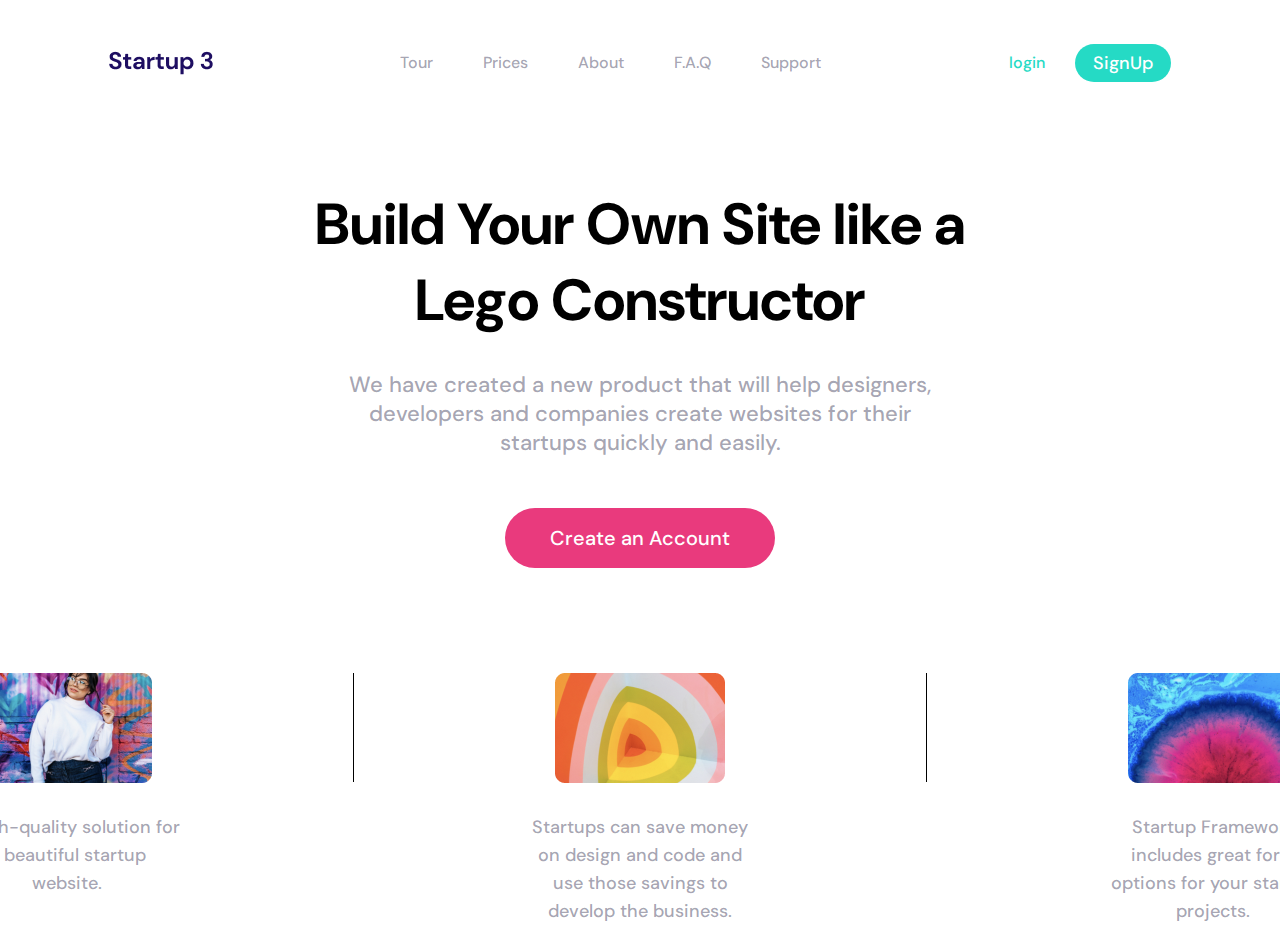
<file: index.html>
<!DOCTYPE html>
<html lang="en">
<head>
    <meta charset="UTF-8">
    <meta name="viewport" content="width=device-width, initial-scale=1.0">
    <title>Startup 3</title>
    <link rel="preconnect" href="https://fonts.googleapis.com">
<link rel="preconnect" href="https://fonts.gstatic.com" crossorigin>
<link href="https://fonts.googleapis.com/css2?family=DM+Sans:ital,opsz,wght@0,9..40,100..1000;1,9..40,100..1000&display=swap" rel="stylesheet">
    <link rel="stylesheet" href="style.css">

</head>
<body>
    <header class="main-header">
        <img src = "Startup 3.png"> </img>
        <nav class="navbar">
            <ul class="navlink">
                <li><a href="#">Tour</a></li>
                <li><a href="#">Prices</a></li>
                <li><a href="#">About</a></li>
                <li><a href="#">F.A.Q</a></li>
                <li><a href="#">Support</a></li>
            </ul>
        </nav>
        <ul class = "authlink">
            <li><a href="#" class="login"> login</a></li>
            <li><a href="#" class="signup">SignUp</a></li>

        </ul>

    </header>
    <main class="Content">
        <div class="head-para">
            <h1>Build Your Own Site like a Lego Constructor</h1>
        <p> We have created a new product that will help designers, developers and companies create websites for their startups quickly and easily.</p>
        <a href="#">Create an Account</a>
        </div>
        

        <div class="boxes">
            <div class="box1">
                <img src="Photo.png" alt="first" class="first">
                <p class="box-para">A high-quality solution for a beautiful startup website.</p>
            </div>
            <div class="a"></div>
            <div class="box1">
                <img src="Photo1.png" alt="second" class="first">
                <p class="box2-para"> Startups can save money on design and code and use those savings to develop the business.</p>
            </div>
            <div class="b"></div>

            <div class="box1">
                <img src="Photo2.png" alt="third" class="first"> 
                <p class="box3-para"> Startup Framework includes great form options for your startup projects.</p>
            </div>
        </div>
    </main>
</body>
</html>
</file>
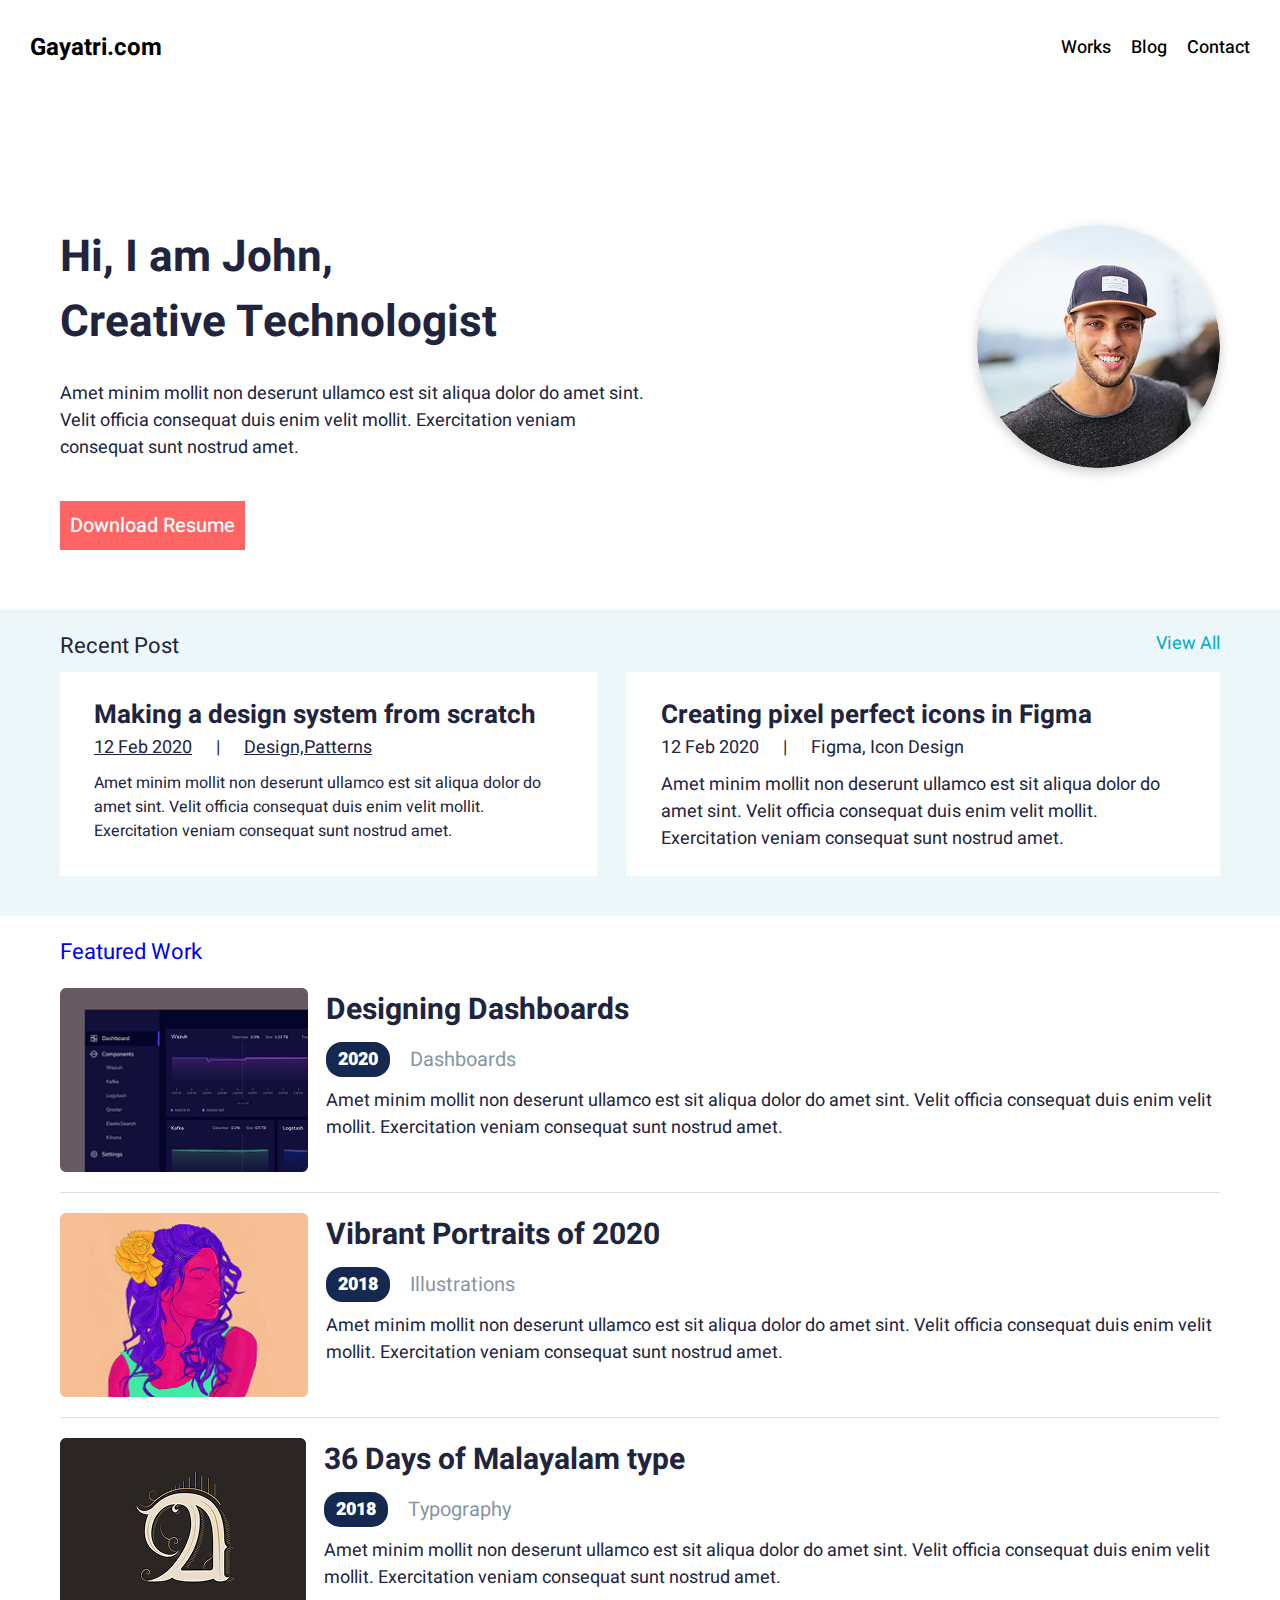
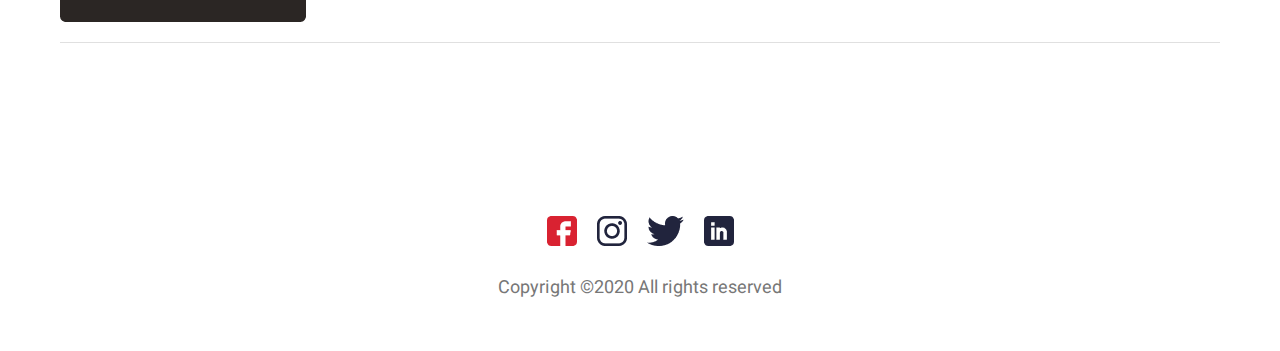
<file: Assignment2/index.html>
<!DOCTYPE html>
<html lang="en">
<head>
    <meta charset="UTF-8">
    <meta name="viewport" content="width=device-width, initial-scale=1.0">
    <title>Assignment2</title>
    <link rel="preconnect" href="https://fonts.googleapis.com">
<link rel="preconnect" href="https://fonts.gstatic.com" crossorigin>
<link href="https://fonts.googleapis.com/css2?family=DM+Sans:ital,opsz,wght@0,9..40,100..1000;1,9..40,100..1000&family=Heebo:wght@100..900&display=swap" rel="stylesheet">
<link rel="stylesheet" href="style.css">
    
</head>
<body>
   <div class="heading">
    <nav class="navbar">
        <div class="logo">
        <a href="#">Gayatri.com</a>
        </div>
         <ul class="elements">
            
            <li><a href="home">Works</a></li>
            <li><a href="blog">Blog</a></li>
            <li><a href="contact">Contact</a></li>

         </ul>
    </nav>
   </div>
    
    <section class="Section1">
        <div class="Container">
            <div class="profile">
                <div class="info">
                    <h1>Hi, I am John, <br>Creative Technologist</h1>
                 <p>Amet minim mollit non deserunt ullamco est sit aliqua dolor do amet sint. Velit officia consequat duis enim velit mollit. Exercitation veniam consequat sunt nostrud amet.</p>
            </div>
           <div class="imageProfile">
    <img src="Images/Ellipse 1.png" alt="profilePic" class="profile-pic">
</div>

            </div>
            
             <a href="#" class="download-btn">Download Resume</a>
            
            


        </div>
    </section>
    <section class="Section2">
        <div class="Container">
            <div class="viewLine">
                <div class="RecentPost">
                    <a href="RecentPost">Recent Post</a>
                </div>
                <div class="viewAll">
                    <li><a href="viewAll" class="view">View All</a></li>
                </div>

            </div>
            
                
            <div class="blogs">
                <div class="blog1">
                <h2>Making a design system from scratch</h2>
                <div class="blog1-info">

                    <a href="date">12 Feb 2020</a>
                    <span class="dash">|</span>
                <a href="tags">Design,Patterns</a>
                </div>
                
                
                <p>Amet minim mollit non deserunt ullamco est sit aliqua dolor do amet sint. Velit officia consequat duis enim velit mollit. Exercitation veniam consequat sunt nostrud amet.</p>
            </div>
            <div class="blog2">
                <h2>Creating pixel perfect icons in Figma</h2>
                <div class="blog2-info">
                <a href="date">12 Feb 2020</a>
                <span class="dash">|</span>

                <a href="tags">Figma, Icon Design</a>
              </div>
                <p>Amet minim mollit non deserunt ullamco est sit aliqua dolor do amet sint. Velit officia consequat duis enim velit mollit. Exercitation veniam consequat sunt nostrud amet.</p>
            </div>
            </div>
            

        </div>
    </section>
    <section class="Section3">
    <div class="Container">
        
        <!-- Section Heading -->
        <div class="featured">
            <a href="#">Featured Work</a>
        </div>
        
        <div class="featured1">
            
            <!-- First Feature -->
            <div class="featured2">
                <img src="Images/Rectangle 30.png" class="img" alt="logo1">
                <div class="dashing">
                    
                    <h1>Designing Dashboards</h1>
                    <div class="meta">
                        <a href="twenty" class="Date">2020</a>
                    <a href="dashboards" class="tags">Dashboards</a>
                    </div>
                    
                    <p>
                        Amet minim mollit non deserunt ullamco est sit aliqua dolor do amet sint.
                        Velit officia consequat duis enim velit mollit. Exercitation veniam consequat sunt nostrud amet.
                    </p>
                </div>
            </div>

            <!-- Border after first feature -->
            <span class="borderline"></span>

            <!-- Second Feature -->
            <div class="featured2">
                <img src="Images/Rectangle 32.png" class="img" alt="logo2">
                <div class="Vibrant">
                    <h1>Vibrant Portraits of 2020</h1>
                    <div class="meta">
                        <a href="2018" class="Date">2018</a>
                    <a href="Illustrations" class="tags">Illustrations</a>
                    </div>
                    
                    <p>
                        Amet minim mollit non deserunt ullamco est sit aliqua dolor do amet sint.
                        Velit officia consequat duis enim velit mollit. Exercitation veniam consequat sunt nostrud amet.
                    </p>
                </div>
            </div>

            <!-- Border after second feature -->
            <span class="borderline"></span>

            <!-- Third Feature -->
            <div class="featured2">
                <img src="Images/Rectangle 34.png" class="img" alt="logo3">
                <div class="Typography">
                    <h1>36 Days of Malayalam type</h1>
                    <div class="meta">
                        <a href="2018" class="Date">2018</a>
                    <a href="typography" class="tags">Typography</a>
                    </div>
                    
                    <p>
                        Amet minim mollit non deserunt ullamco est sit aliqua dolor do amet sint.
                        Velit officia consequat duis enim velit mollit. Exercitation veniam consequat sunt nostrud amet.
                    </p>
                </div>
            </div>
            <span class="borderline"></span>

        </div>
    </div>
</section>

<footer class="Section4">
    <div class="Container">
        <div class="foot-icon">
            <ul class="images">
                <li><a href="#"><img src="Images/fb.png" alt="facebook"></a></li>
                <li><a href="#"><img src="Images/insta.png" alt="instagram"></a></li>
                <li><a href="#"><img src="Images/Group.png" alt="twitter"></a></li>
                <li><a href="#"><img src="Images/Linkedin.png" alt="LinkedIn"></a></li>
            </ul>
            <div class="passage">
                <p>Copyright ©2020 All rights reserved</p>
            </div>
        </div>
    </div>
</footer>



</body>
</html>
</file>
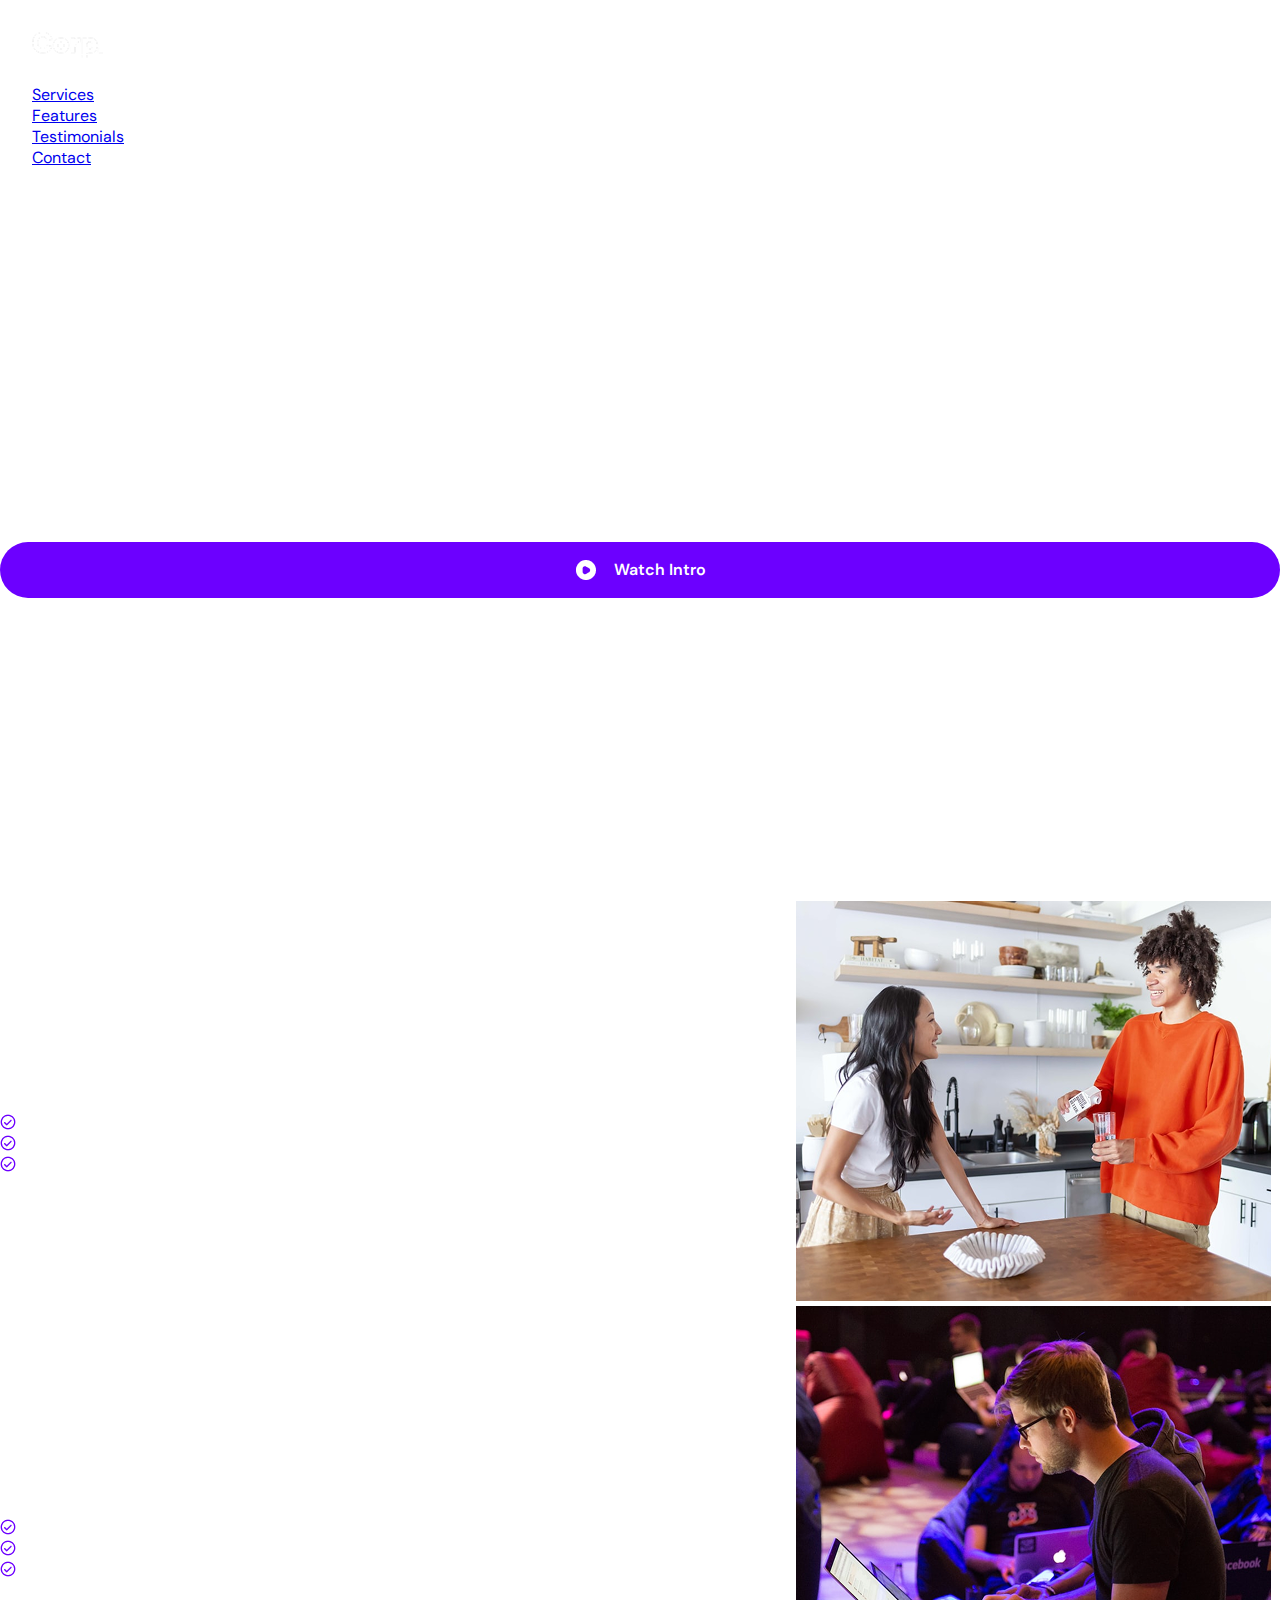
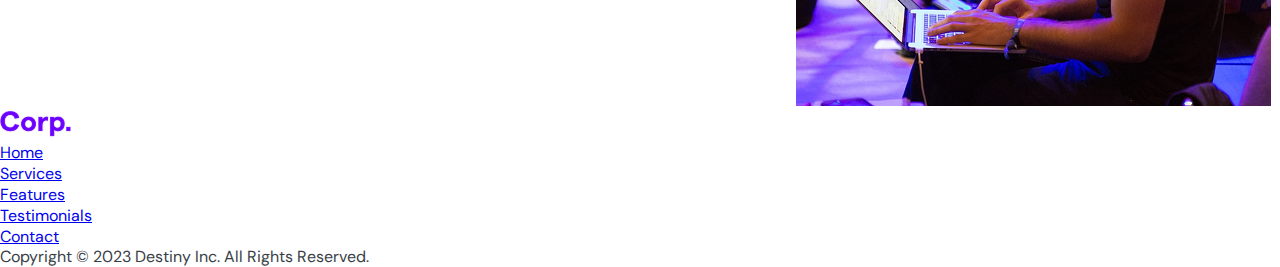
<file: Assignment3/index.html>
<!DOCTYPE html>
<html lang="en">
<head>
  <meta charset="UTF-8" />
  <meta name="viewport" content="width=device-width, initial-scale=1.0"/>
  <title>Assignment 3</title>
  <link rel="preconnect" href="https://fonts.googleapis.com" />
  <link rel="preconnect" href="https://fonts.gstatic.com" crossorigin />
  <link href="https://fonts.googleapis.com/css2?family=DM+Sans&display=swap" rel="stylesheet" />
  <link rel="stylesheet" href="css/style.css" />
</head>
<body>

  <header>
    <div class="container">
      <div class="logoNav">
        <div class="logoImage">
          <img src="Images/Type@28.png" alt="logo" />
        </div>
        <div class="navLinks">
          <ul class="links">
            <li><a href="#" class="home">Home</a></li>
            <li><a href="#">Services</a></li>
            <li><a href="#">Features</a></li>
            <li><a href="#">Testimonials</a></li>
            <li><a href="#">Contact</a></li>
          </ul>
        </div>
      </div>
    </div>
  </header>

  <div class="banner">
    <div class="container">
      <h1>Perfect Landing Page <br /> Design Tutorial</h1>
      <div class="passage">
        <p>Lorem ipsum dolor sit amet, consectetur adipiscing elit,<br />sed do eiusmod tempor incididunt ut labore et dolore magna aliqua.</p>
      </div>
      <div class="btn">
        <img src="Images/play-circle.11 1 (1).png" alt="play" />
        <a href="#">Watch Intro</a>
      </div>
    </div>
  </div>

  <div class="servicesInfo">
    <div class="container">
        <div class="serviceTitle">
      <h3>S E R V I C E S</h3>
      <h2>What we do</h2>
    </div>
    <div class="images">
      <div class="serviceItem">
        <div class="imageWrapper">
          <img src="Images/mobile.5 1.png" alt="Mobile App Design" />
        </div>
        <h3>Mobile App Design</h3>
        <div class="imagePara">
          <p>Lorem ipsum dolor sit amet, consectetur adipiscing elit, sed do eiusmod tempor incididunt.</p>
        </div>
      </div>
      <div class="serviceItem">
        <div class="imageWrapper">
          <img src="Images/monitor.5 1.png" alt="Website Design" />
        </div>
        <h3>Website Design</h3>
        <div class="imagePara">
          <p>Lorem ipsum dolor sit amet, consectetur adipiscing elit, sed do eiusmod tempor incididunt.</p>
        </div>
      </div>
      <div class="serviceItem">
        <div class="imageWrapper">
          <img src="Images/box.10 1.png" alt="Packaging Design" />
        </div>
        <h3>Packaging Design</h3>
        <div class="imagePara">
          <p>Lorem ipsum dolor sit amet, consectetur adipiscing elit, sed do eiusmod tempor incididunt.</p>
        </div>
      </div>
    </div>
    </div>
  
  </div>

  <div class="feature">
    <div class="container">
      <div class="featureMain">
        <div class="featureInfo">
          <h3>F E A T U R E 1</h3>
          <h2>Designed for <br /> individuals</h2>
          <div class="featurePara">
            <p>Lorem ipsum dolor sit amet, consectetur adipiscing elit, sed do eiusmod tempor incididunt.</p>
          </div>
          <ul>
            <li><img src="Images/validation-check.2 1.png" class="check" />Some cool features</li>
            <li><img src="Images/validation-check.2 1.png" class="check" />About the product</li>
            <li><img src="Images/validation-check.2 1.png" class="check" />Which will amazed you</li>
          </ul>
        </div>
        <div class="featureImg">
          <img src="Images/Rectangle 7 (1).png" alt="Feature Image 1" />
        </div>
      </div>
    </div>

    <div class="container">
      <div class="featureMain">
        <div class="featureInfo">
          <h3>F E A T U R E 2</h3>
          <h2>Designed for big <br /> and small business</h2>
          <div class="featurePara">
            <p>Lorem ipsum dolor sit amet, consectetur adipiscing elit, sed do eiusmod tempor incididunt.</p>
          </div>
          <ul>
            <li><img src="Images/validation-check.2 1.png" class="check" />Some cool features</li>
            <li><img src="Images/validation-check.2 1.png" class="check" />About the product</li>
            <li><img src="Images/validation-check.2 1.png" class="check" />Which will amazed you</li>
          </ul>
        </div>
        <div class="featureImg">
          <img src="Images/Rectangle 5 (3).png" alt="Feature Image 2" />
        </div>
      </div>
    </div>
  </div>

  <footer class="footer">
    <div class="container">
      <div class="footerLogo">
        <a href="#"><img src="Images/copyright.png" alt="Logo" /></a>
      </div>
      <div class="footerList">
        <ul>
          <li><a href="#">Home</a></li>
          <li><a href="#">Services</a></li>
          <li><a href="#">Features</a></li>
          <li><a href="#">Testimonials</a></li>
          <li><a href="#">Contact</a></li>
        </ul>
      </div>
      <div class="copyright">
        <p>Copyright © 2023 Destiny Inc. All Rights Reserved.</p>
      </div>
    </div>
  </footer>

</body>
</html>
</file>
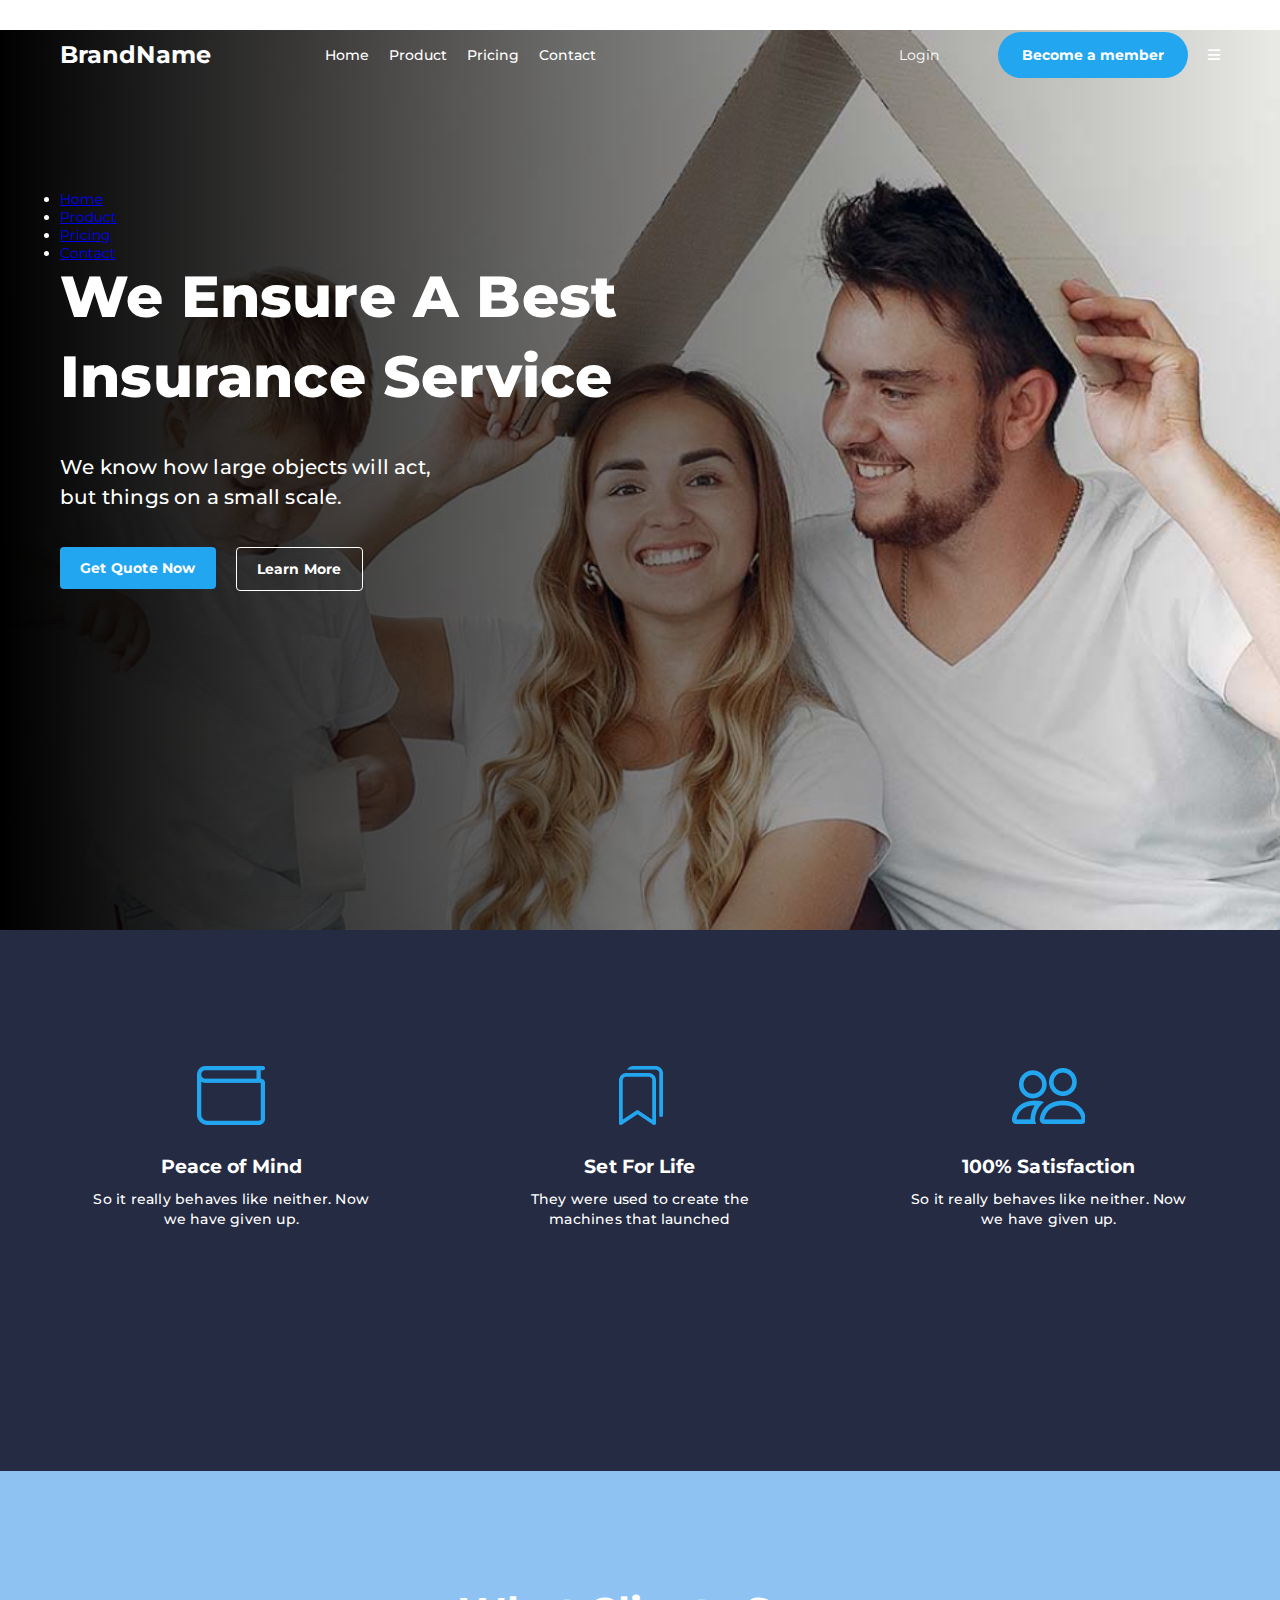
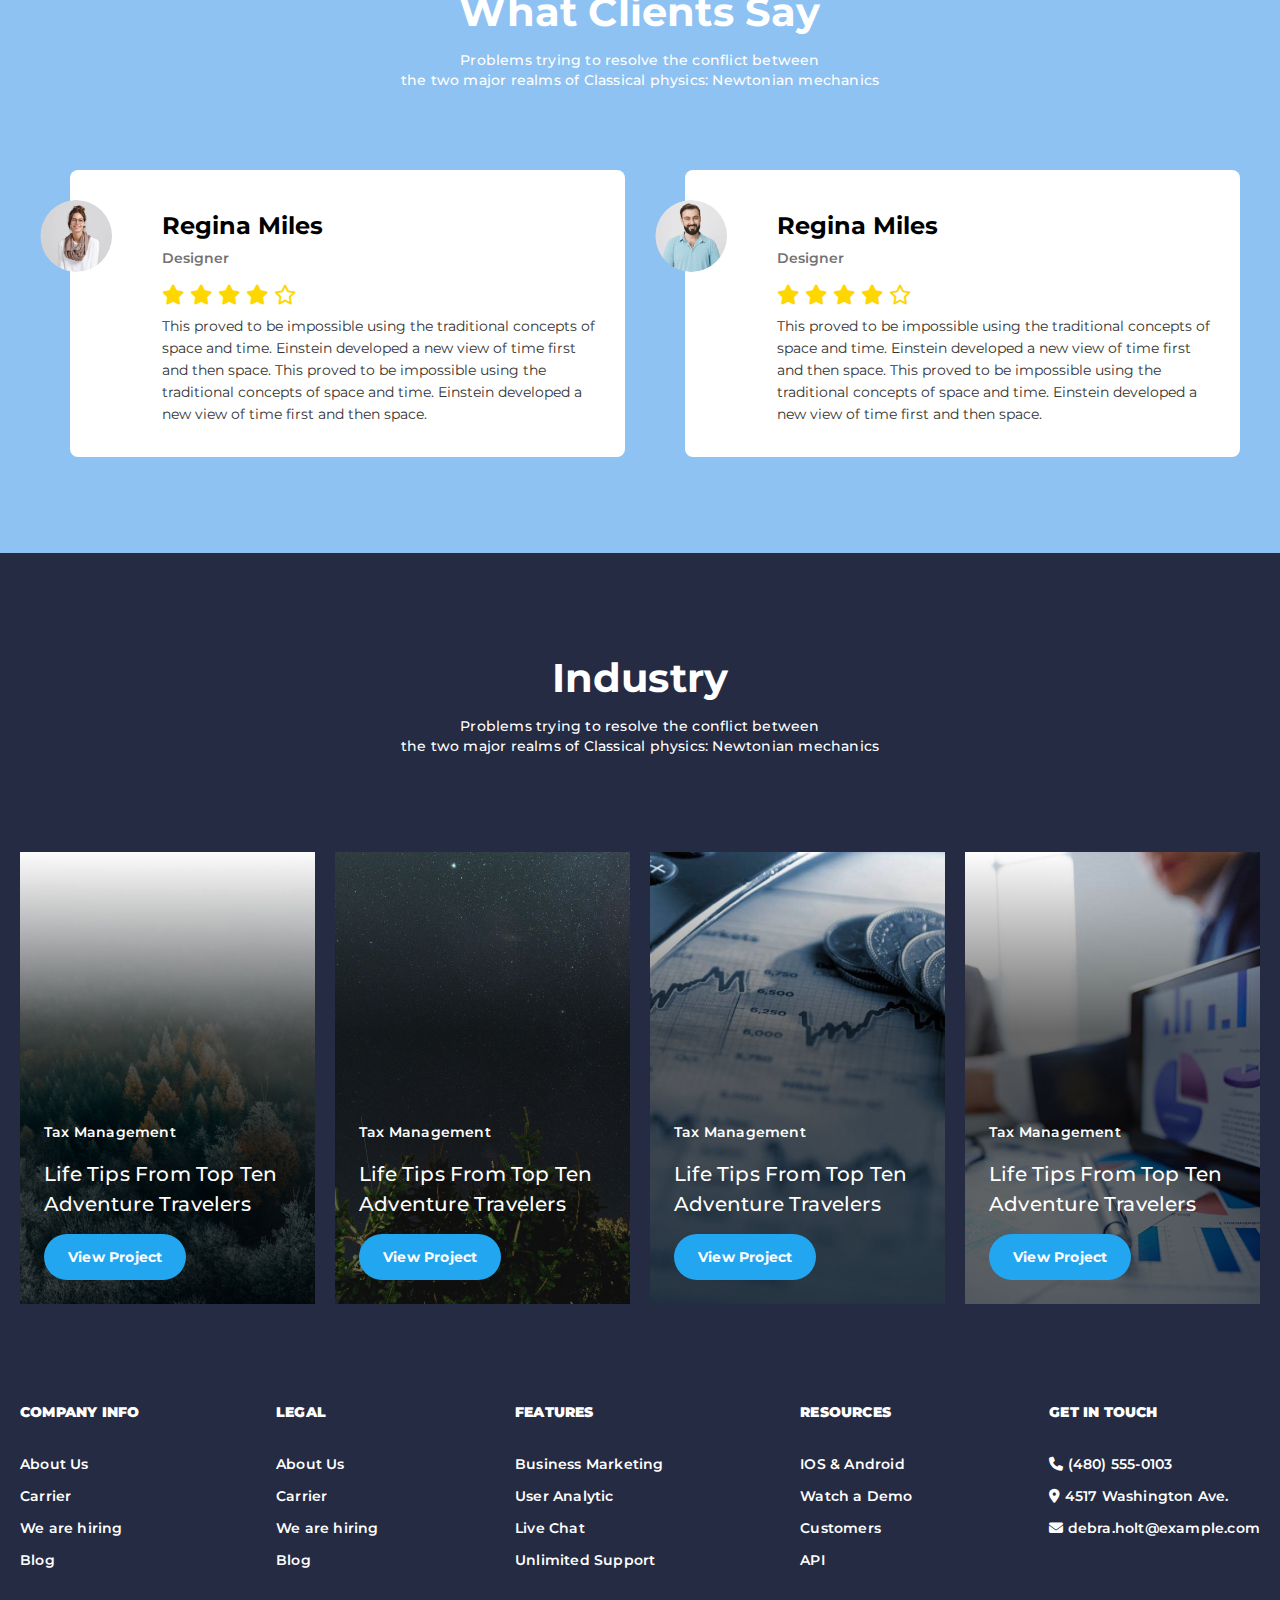
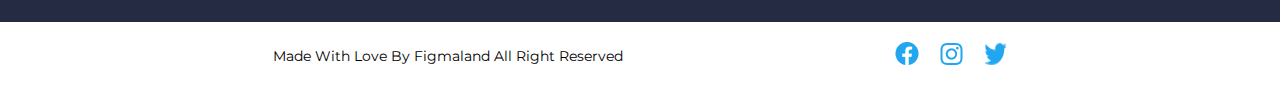
<file: Assignment4/index.html>
<!DOCTYPE html>
<html lang="en">
<head>
    <meta charset="UTF-8">
    <meta name="viewport" content="width=device-width, initial-scale=1.0">
    <title>Assignment4</title>
    <link rel="preconnect" href="https://fonts.googleapis.com">
<link rel="preconnect" href="https://fonts.gstatic.com" crossorigin>
<link href="https://fonts.googleapis.com/css2?family=DM+Sans:ital,opsz,wght@0,9..40,100..1000;1,9..40,100..1000&family=Heebo:wght@100..900&family=Montserrat:ital,wght@0,100..900;1,100..900&display=swap" rel="stylesheet">
   <link rel="stylesheet" href="https://cdnjs.cloudflare.com/ajax/libs/font-awesome/6.4.0/css/all.min.css" />
   

<link rel="stylesheet" href="css/style.css">
</head>
<body>
   <!-- Header Section -->
<section class="header">
    <div class="container">
        <div class="heading">
            <div class="logo">
                <h2>BrandName</h2>
            </div>

            <nav class="list">
                <ul>
                    <li><a href="#">Home</a></li>
                    <li><a href="#">Product</a></li>
                    <li><a href="#">Pricing</a></li>
                    <li><a href="#">Contact</a></li>
                </ul>
            </nav>

            <div class="login">
                <a href="#">Login</a>
            </div>

            <div class="memberBtn">
                <a href="#">Become a member</a>
            </div>

            <!-- Hamburger Menu Icon for Small Screens -->
            <div class="menuNavigation" id="menuNavigation">
                <i class="fa-solid fa-bars"></i>
            </div>
        </div>

        <!-- Mobile Menu (Hidden by default) -->
        <div class="mobileMenu" id="mobileMenu">
            <ul>
                <li><a href="#">Home</a></li>
                <li><a href="#">Product</a></li>
                <li><a href="#">Pricing</a></li>
                <li><a href="#">Contact</a></li>
            </ul>
        </div>
    </div>
</section>


    <!-- Banner Section -->
    <section class="banner">
        <div class="container">
            <div class="bannerInfo">
                <h1>We Ensure A  Best <br>Insurance Service</h1>
                <div class="bannerPara">
                    <p>We know how large objects will act, <br> 
but things on a small scale.</p>
                </div>
                <div class="quota">
                    <ul>
                        <li ><a href="#" class="getQuotaBtn">Get Quote Now</a></li>
                        <li><a href="#"class="learnMoreBtn" >Learn More</a></li>
                    </ul>
                </div>
            </div>
        </div>
    </section>

    <!-- Features Section -->
    <section class="features">
        <div class="container">
            <div class="featureIcons">
                <div class="card">
                    <div class="iconImage">
                        <img src="Images/Vector.png" alt="peace" />
                    </div>
                    <div class="iconTitle">
                        <h3>Peace of Mind</h3>
                    </div>
                    <div class="iconPara">
                        <p>So it really behaves like neither. Now we have given up.</p>
                    </div>
                </div>

                <div class="card">
                    <div class="iconImage">
                        <img src="Images/icn resize .icn-xl.png" alt="icon" />
                    </div>
                    <div class="iconTitle">
                        <h3>Set For Life</h3>
                    </div>
                    <div class="iconPara">
                        <p>They were used to create the machines that launched</p>
                    </div>
                </div>

                <div class="card">
                    <div class="iconImage">
                        <img src="Images/Vector (1).png" alt="contactpic" />
                    </div>
                    <div class="iconTitle">
                        <h3>100% Satisfaction</h3>
                    </div>
                    <div class="iconPara">
                        <p>So it really behaves like neither. Now we have given up.</p>
                    </div>
                </div>
            </div>
        </div>
    </section>
    <!-- Testimonials Section -->
<section class="Testimonials">
  <div class="container">
    <div class="TestHeading">
      <h2>  What  Clients Say</h2>
      <div class="TestPara">
        <p>
          Problems trying to resolve the conflict between <br>
          the two major realms of Classical physics: Newtonian mechanics
        </p>
      </div>
    </div>


<div class="TestimonialsInfo">
  <div class="outermostTest">
    <div class="cardContainer">

      <div class="card1">
        <img src="Images/circle-box.png" class="TestPic" alt="TestPic1">
        <h2>Regina Miles</h2>
        <h3>Designer</h3>
         <div class="TestIcons">
      <i class="fa-solid fa-star"></i>
       <i class="fa-solid fa-star"></i>
        <i class="fa-solid fa-star"></i>
       <i class="fa-solid fa-star"></i>
         <i class="fa-regular fa-star"></i>
         </div>
        <div class="TestimonialsPara">
          <p>
            This proved to be impossible using the traditional concepts of space and time. Einstein developed a new view of time first and then space. This proved to be impossible using the traditional concepts of space and time. Einstein developed a new view 
            of time first and then space.
          </p>
        </div>
      </div>
    </div>
  </div>

  <div class="outermostTest">
    <div class="cardContainer">
      <div class="card2">
        <img src="Images/circle-box (1).png" class="TestPic" alt="TestPic2">
        <h2>Regina Miles</h2>
        <h3>Designer</h3>
        <div class="TestIcons">
      <i class="fa-solid fa-star"></i>
       <i class="fa-solid fa-star"></i>
        <i class="fa-solid fa-star"></i>
       <i class="fa-solid fa-star"></i>
         <i class="fa-regular fa-star"></i>
</div>

        <div class="TestimonialsPara">
          <p>
            This proved to be impossible using the traditional concepts of space and time. Einstein developed a new view of time first and then space. This proved to be impossible using the traditional concepts of space and time. Einstein developed a new view 
 of time first and then space.
          </p>
        </div>
      </div>
    </div>
  </div>
</div>
  </div>
</section>
  <!-- Industry Section -->

<section class="industrySection">
  <div class="container">
    <div class="industryHeading">
      <h2>Industry</h2>
      <div class="industryText">
        <p>
          Problems trying to resolve the conflict between <br>
          the two major realms of Classical physics: Newtonian mechanics
        </p>
      </div>
    </div>

    <div class="projects">
      <div class="industryProject industryProject1">
        <h3>Tax Management</h3>
        <div class="projectPara">
          <p>Life Tips From Top Ten <br> Adventure Travelers</p>
        </div>
        <a href="#" class="viewProjectBtn">View Project</a>
      </div>

      <div class="industryProject industryProject2">
        <h3>Tax Management</h3>
        <div class="projectPara">
          <p>Life Tips From Top Ten <br> Adventure Travelers</p>
        </div>
        <a href="#" class="viewProjectBtn">View Project</a>
      </div>

      <div class="industryProject industryProject3">
        <h3>Tax Management</h3>
        <div class="projectPara">
          <p>Life Tips From Top Ten <br> Adventure Travelers</p>
        </div>
        <a href="#" class="viewProjectBtn">View Project</a>
      </div>

      <div class="industryProject industryProject4">
        <h3>Tax Management</h3>
        <div class="projectPara">
          <p>Life Tips From Top Ten <br> Adventure Travelers</p>
        </div>
        <a href="#" class="viewProjectBtn">View Project</a>
      </div>
    </div>
  </div>
</section>



<section class="Footer">
    <div class="container">
        <div class="FootList">
            <ul class="footerList">
            <li><Strong>Company Info</Strong></li>
            <li><a href="#">About Us</a></li>
            <li><a href="#">Carrier</a></li>
            <li><a href="#">We are hiring</a></li>
            <li><a href="#">Blog</a></li>
        </ul>
        <ul class="footerList">
            <li><Strong>Legal</Strong></li>
            <li><a href="#">About Us</a></li>
            <li><a href="#">Carrier</a></li>
            <li><a href="#">We are hiring</a></li>
            <li><a href="#">Blog</a></li>
        </ul>
        <ul class="footerList">
            <li><Strong>Features</Strong></li>
            <li><a href="#">Business Marketing</a></li>
            <li><a href="#">User Analytic</a></li>
            <li><a href="#">Live Chat</a></li>
            <li><a href="#">Unlimited Support</a></li>
        </ul>
        <ul class="footerList">
            <li><Strong>Resources</Strong></li>
            <li><a href="#">IOS & Android</a></li>
            <li><a href="#">Watch a Demo</a></li>
            <li><a href="#">Customers</a></li>
            <li><a href="#">API</a></li>
        </ul>
        <ul class="footerList">
            <li><Strong>Get In Touch</Strong></li>
            <li><i class="fa-solid fa-phone"></i>  (480) 555-0103</li>
            <li><i class="fa-solid fa-location-dot"></i>  4517 Washington Ave.</li>
            <li><i class="fa-solid fa-envelope"></i>  debra.holt@example.com</li>
            
        </ul>

        </div>
        
    </div>



       <div class="links">
        <div class="copyright">
            <div class="copyPara">
                <p>Made With Love By Figmaland All Right Reserved </p>
            </div>
        </div>
        <div class="socialLinks">
            <a href="#"><img src="Images/facebook.png" alt="fab"></a>
            <a href="#"><img src="Images/ant-design_instagram-outlined.png" alt="insta"></a>
            <a href="#"><img src="Images/ant-design_twitter-outlined.png" alt="twitter"></a>
        </div>
       </div>

    
</section>

<script>
  const menuIcon = document.getElementById("menuNavigation");
  const mobileMenu = document.getElementById("mobileMenu");

  menuIcon.addEventListener("click", () => {
    mobileMenu.style.display = mobileMenu.style.display === "flex" ? "none" : "flex";
  });
</script>
</body>
</html>
</file>
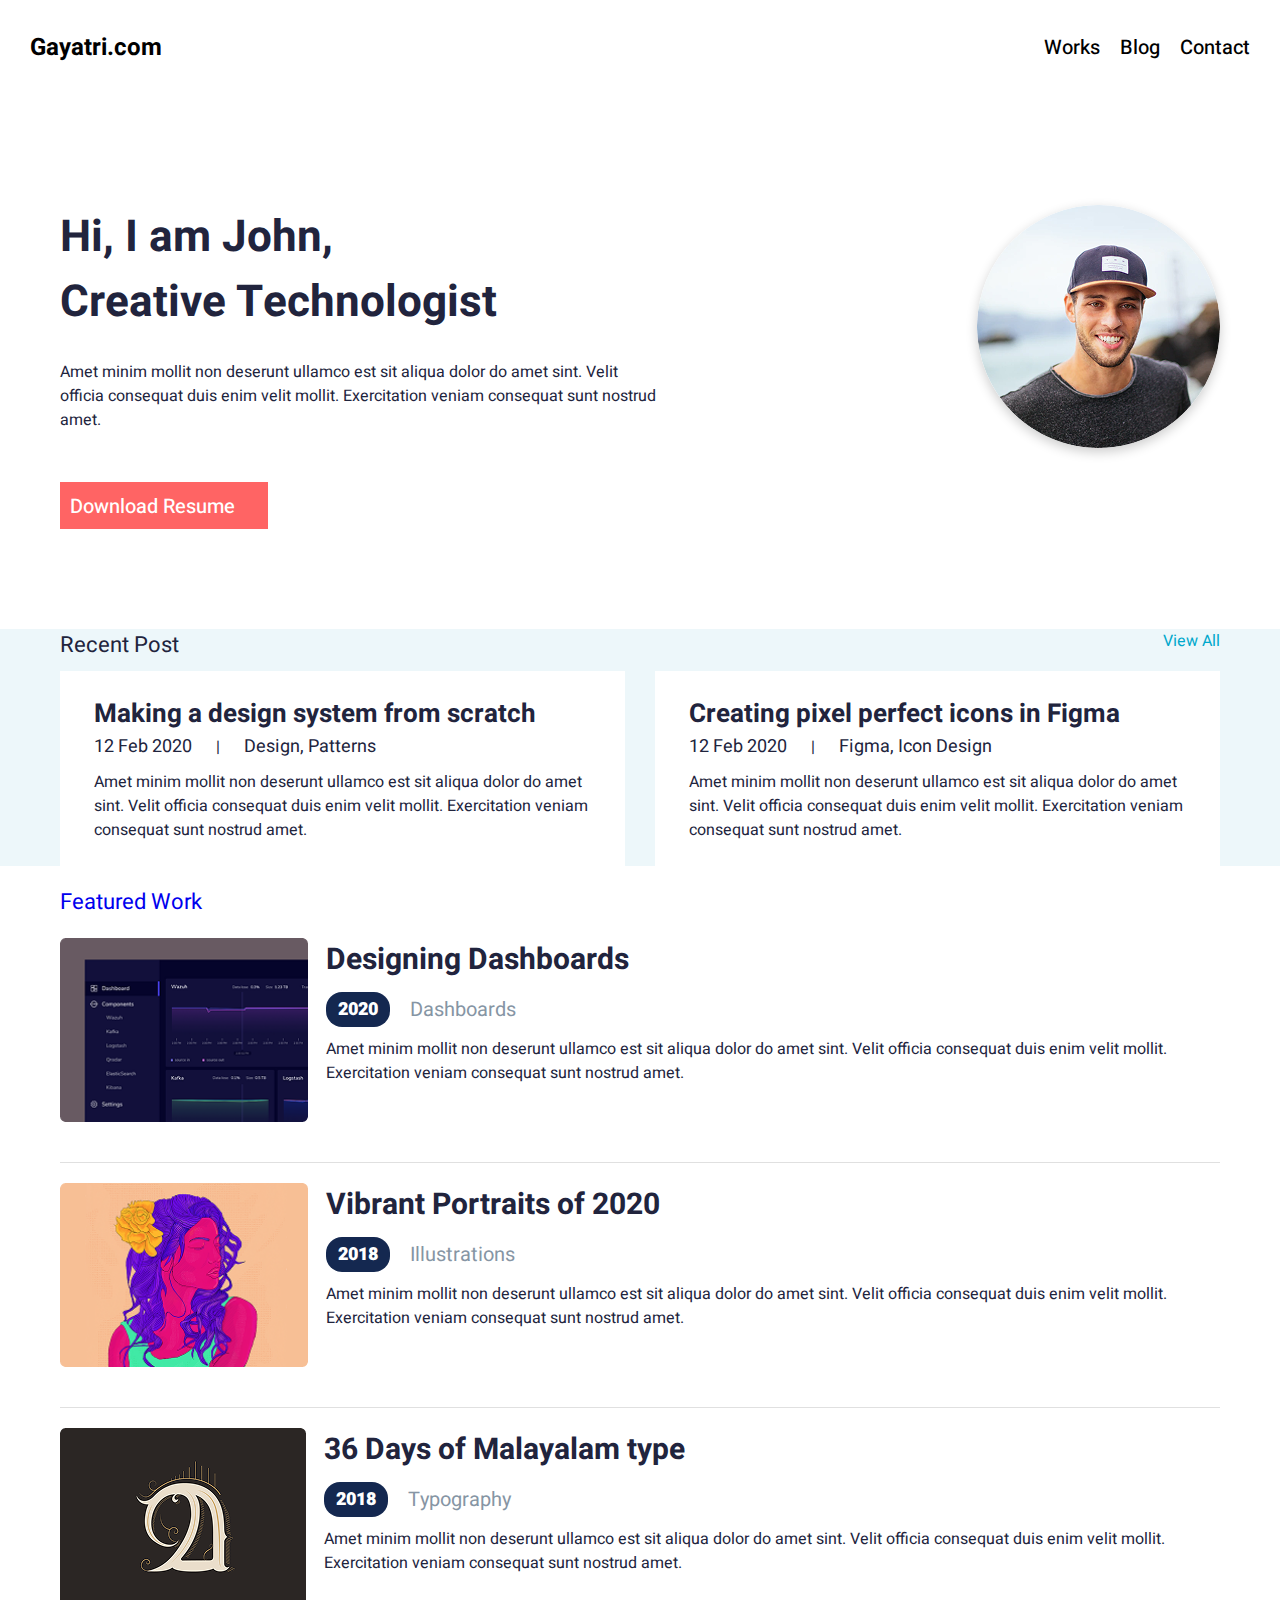
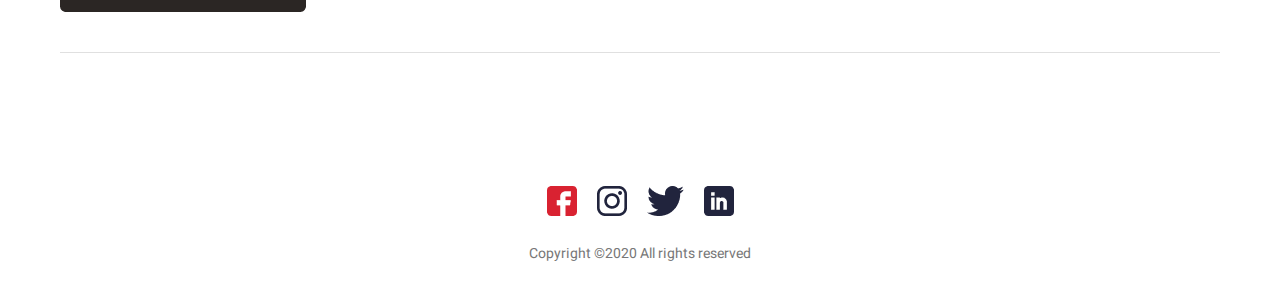
<file: Assignment5/index.html>
<!DOCTYPE html>
<html lang="en">
<head>
    <meta charset="UTF-8">
    <meta name="viewport" content="width=device-width, initial-scale=1.0">
    <title>Assignment2-5</title>
    <link rel="preconnect" href="https://fonts.googleapis.com">
    <link rel="preconnect" href="https://fonts.gstatic.com" crossorigin>
    <link href="https://fonts.googleapis.com/css2?family=DM+Sans:ital,opsz,wght@0,9..40,100..1000;1,9..40,100..1000&family=Heebo:wght@100..900&display=swap" rel="stylesheet">
    <link rel="stylesheet" href="css/style.css">
</head>
<body>
    <header class="headerContainer">
        <nav class="mainNavbar">
            <div class="siteLogo">
                <a href="#">Gayatri.com</a>
            </div>
            <ul class="navLinks">
                <li><a href="home">Works</a></li>
                <li><a href="blog">Blog</a></li>
                <li><a href="contact">Contact</a></li>
            </ul>
        </nav>
    </header>

    <section class="heroSection">
        <div class="contentWrapper">
            <div class="heroProfile">
                <div class="introText">
                    <h1>Hi, I am John, <br>Creative Technologist</h1>
                    <p>Amet minim mollit non deserunt ullamco est sit aliqua dolor do amet sint. Velit officia consequat duis enim velit mollit. Exercitation veniam consequat sunt nostrud amet.</p>
                </div>
                <div class="profileImageContainer">
                    <img src="Images/Ellipse 1.png" alt="Profile Picture" class="profileImage">
                </div>
            </div>
            <a href="#" class="resumeDownloadBtn">Download Resume</a>
        </div>
    </section>

    <section class="blogSection">
        <div class="contentWrapper">
            <div class="blogHeader">
                <div class="recentPostTitle">
                    <a href="RecentPost">Recent Post</a>
                </div>
                <div class="viewAllBtn">
                    <li><a href="viewAll" class="viewAllLink">View All</a></li>
                </div>
            </div>

            <div class="blogList">
                <div class="blogCard">
                    <h2>Making a design system from scratch</h2>
                    <div class="blogMeta">
                        <a href="date">12 Feb 2020</a>
                        <span class="separator">|</span>
                        <a href="tags">Design, Patterns</a>
                    </div>
                    <p>Amet minim mollit non deserunt ullamco est sit aliqua dolor do amet sint. Velit officia consequat duis enim velit mollit. Exercitation veniam consequat sunt nostrud amet.</p>
                </div>
                <div class="blogCard">
                    <h2>Creating pixel perfect icons in Figma</h2>
                    <div class="blogMeta">
                        <a href="date">12 Feb 2020</a>
                        <span class="separator">|</span>
                        <a href="tags">Figma, Icon Design</a>
                    </div>
                    <p>Amet minim mollit non deserunt ullamco est sit aliqua dolor do amet sint. Velit officia consequat duis enim velit mollit. Exercitation veniam consequat sunt nostrud amet.</p>
                </div>
            </div>
        </div>
    </section>

    <section class="featuredWorkSection">
        <div class="contentWrapper">
            <div class="featuredTitle">
                <a href="#">Featured Work</a>
            </div>

            <div class="featuredWorkList">

                <!-- Work Item 1 -->
                <div class="workItem">
                    <img src="Images/Rectangle 30.png" class="workImage" alt="Dashboard Design">
                    <div class="workDetails">
                        <h1>Designing Dashboards</h1>
                        <div class="workMeta">
                            <a href="twenty" class="workYear">2020</a>
                            <a href="dashboards" class="workTag">Dashboards</a>
                        </div>
                        <p>Amet minim mollit non deserunt ullamco est sit aliqua dolor do amet sint. Velit officia consequat duis enim velit mollit. Exercitation veniam consequat sunt nostrud amet.</p>
                    </div>
                </div>
                <span class="dividerLine"></span>

                <!-- Work Item 2 -->
                <div class="workItem">
                    <img src="Images/Rectangle 32.png" class="workImage" alt="Vibrant Portraits">
                    <div class="workDetails">
                        <h1>Vibrant Portraits of 2020</h1>
                        <div class="workMeta">
                            <a href="2018" class="workYear">2018</a>
                            <a href="illustrations" class="workTag">Illustrations</a>
                        </div>
                        <p>Amet minim mollit non deserunt ullamco est sit aliqua dolor do amet sint. Velit officia consequat duis enim velit mollit. Exercitation veniam consequat sunt nostrud amet.</p>
                    </div>
                </div>
                <span class="dividerLine"></span>

                <!-- Work Item 3 -->
                <div class="workItem">
                    <img src="Images/Rectangle 34.png" class="workImage" alt="Malayalam Typography">
                    <div class="workDetails">
                        <h1>36 Days of Malayalam type</h1>
                        <div class="workMeta">
                            <a href="2018" class="workYear">2018</a>
                            <a href="typography" class="workTag">Typography</a>
                        </div>
                        <p>Amet minim mollit non deserunt ullamco est sit aliqua dolor do amet sint. Velit officia consequat duis enim velit mollit. Exercitation veniam consequat sunt nostrud amet.</p>
                    </div>
                </div>
                <span class="dividerLine"></span>

            </div>
        </div>
    </section>

    <footer class="footerSection">
        <div class="contentWrapper">
            <div class="footerContent">
                <ul class="socialIcons">
                    <li><a href="#"><img src="Images/fb.png" alt="Facebook"></a></li>
                    <li><a href="#"><img src="Images/insta.png" alt="Instagram"></a></li>
                    <li><a href="#"><img src="Images/Group.png" alt="Twitter"></a></li>
                    <li><a href="#"><img src="Images/Linkedin.png" alt="LinkedIn"></a></li>
                </ul>
                <div class="footerText">
                    <p>Copyright ©2020 All rights reserved</p>
                </div>
            </div>
        </div>
    </footer>
</body>
</html>
</file>
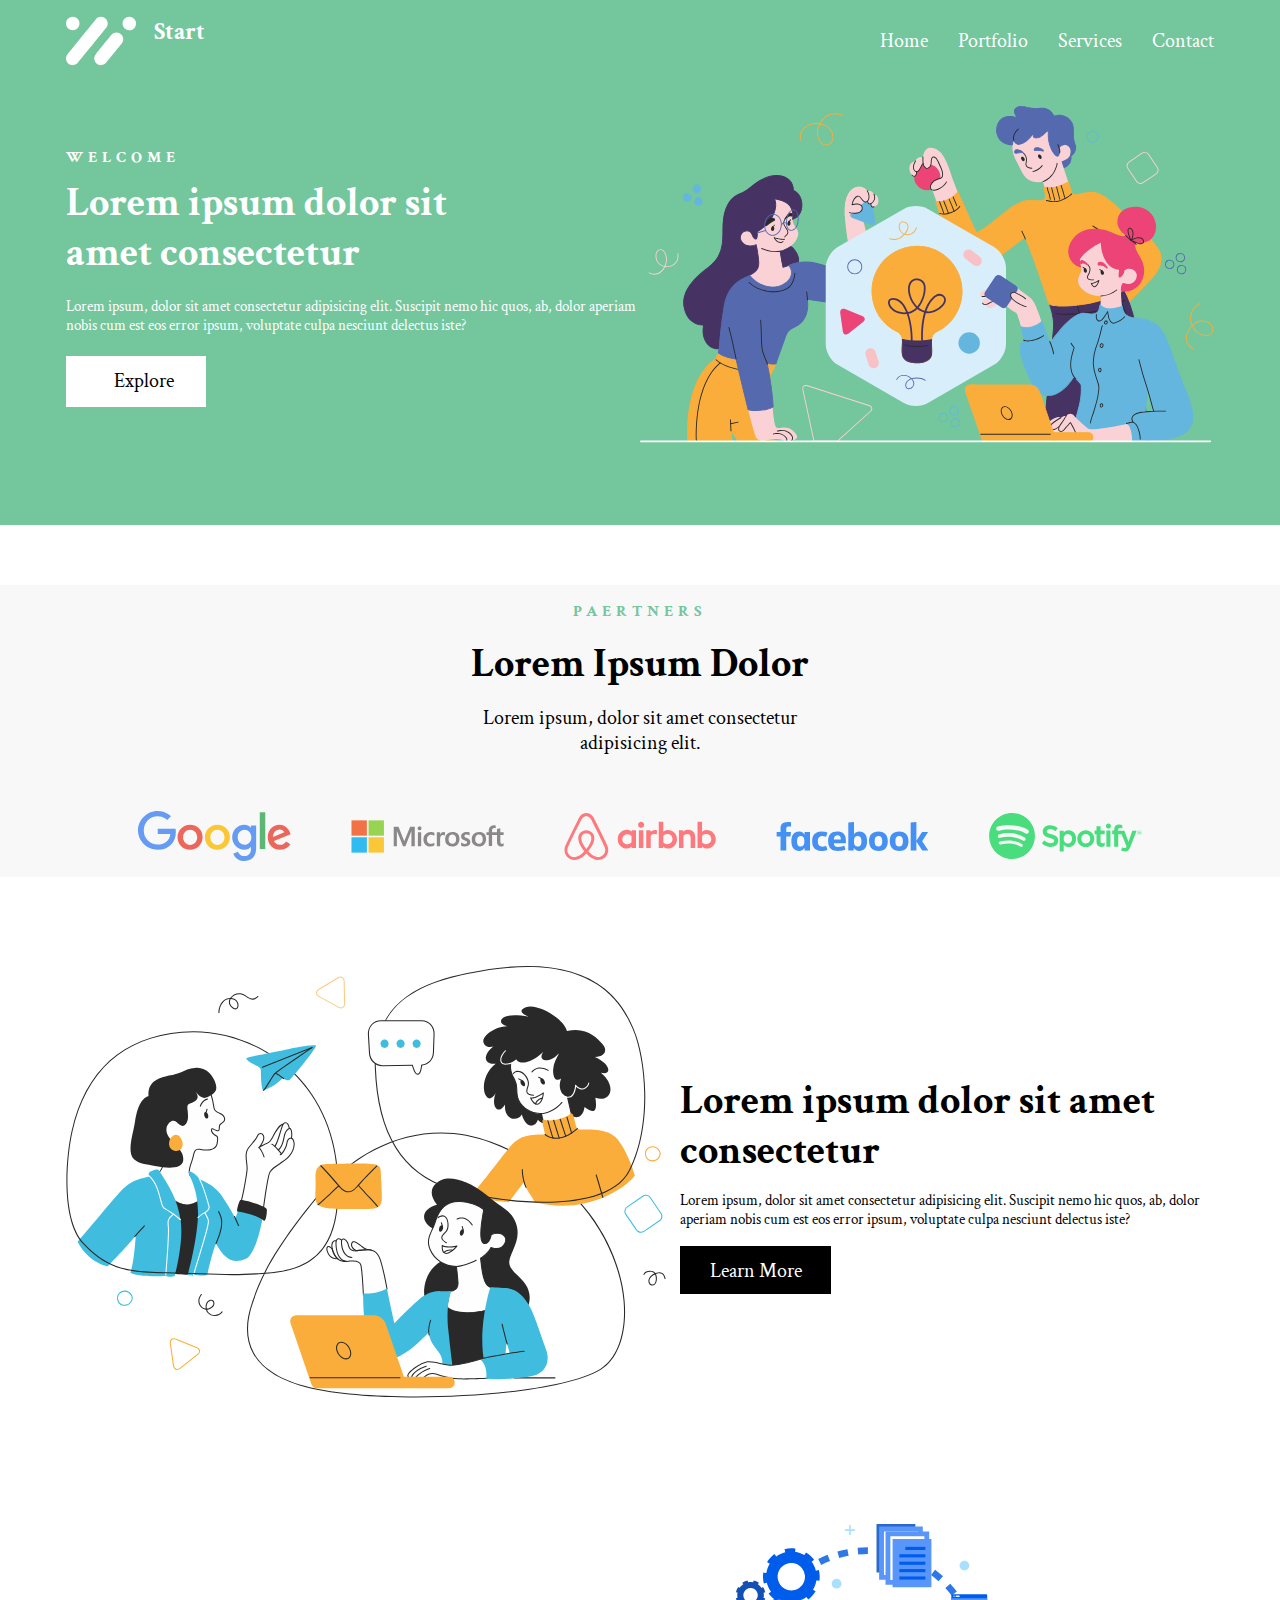
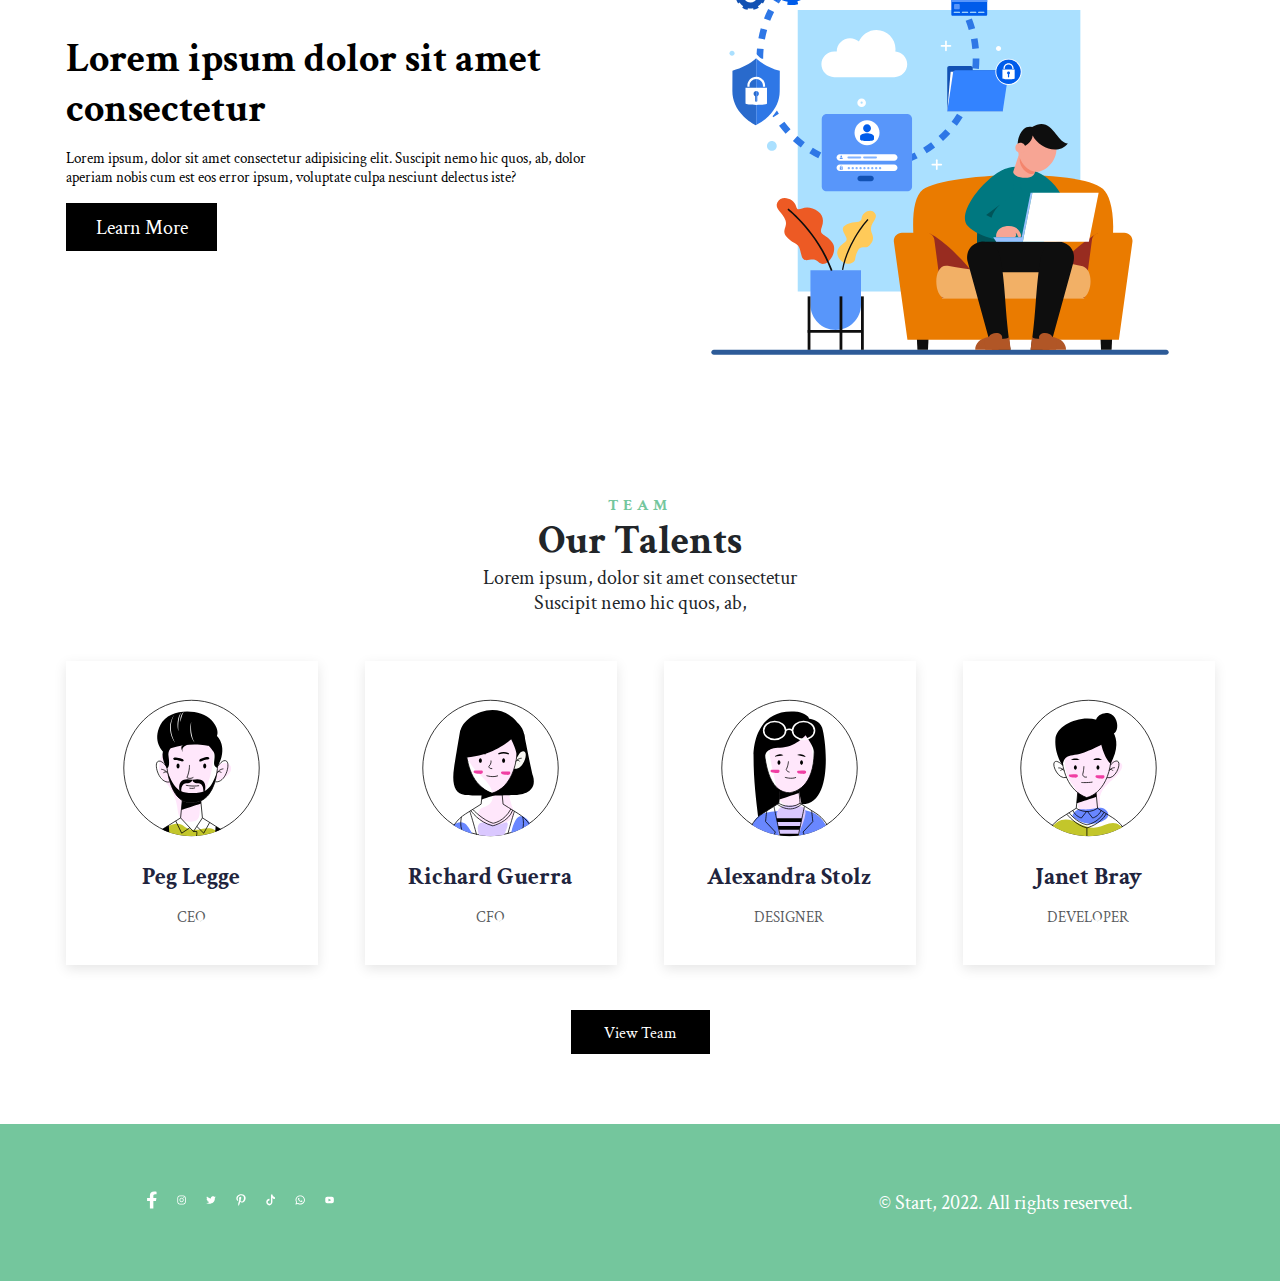
<file: Assignment6/index.html>
<!DOCTYPE html>
<html lang="en">
<head>
    <meta charset="UTF-8">
    <meta name="viewport" content="width=device-width, initial-scale=1.0">
    <title>Assignment6</title>
    <link rel="preconnect" href="https://fonts.googleapis.com">
<link rel="preconnect" href="https://fonts.gstatic.com" crossorigin>
<link href="https://fonts.googleapis.com/css2?family=Crimson+Text:ital,wght@0,400;0,600;0,700;1,400;1,600;1,700&family=DM+Sans:ital,opsz,wght@0,9..40,100..1000;1,9..40,100..1000&family=Heebo:wght@100..900&family=Montserrat:ital,wght@0,100..900;1,100..900&display=swap" rel="stylesheet">
<link rel="stylesheet" href="css/style.css">
</head>
<body>
    
    <div class="Header">
        <div class="container">
            <section class="heading">
                <div class="headNav">
                <img src="Images/Group 1.svg" alt="logo">
                <h2>Start</h2>
                </div>
                
                <div class="nav">
                    <ul>
                        <li><a href="index.html">Home</a></li>
                        <li><a href="portfolio.html">Portfolio</a></li>
                        <li><a href="services.html">Services</a></li>
                        <li><a href="Contact">Contact</a></li>
                    </ul>
                </div>
            </section >

            <section class="banner">
              <div class="conatiner">
                <div class="bannerHead">
              <div class="bannerText">
                     <h2>WELCOME</h2>
                     <h1>Lorem ipsum dolor sit <br> amet consectetur</h1>
                    <div class="bannerPara">
                       <p>Lorem ipsum, dolor sit amet consectetur adipisicing elit. Suscipit nemo hic quos, ab, dolor aperiam nobis cum est eos error ipsum, voluptate culpa nesciunt delectus iste?</p>
                    </div>
                 <a  class =" ExploreBtn" href="Explore">Explore</a>
              </div>
 
              <div class="bannerImage">
                <img src="Images/Group.svg" alt="bannerImg">
              </div>
              </div>
               
            </div>
        </div>
         </section>
    </div>
                
           
            <section class="companyBanner">
                <div class="container">
                    <div class="companyText">
                    <h2>PAERTNERS</h2>
                    <h1>Lorem Ipsum Dolor</h1>
                    <div class="companyPara">
                        <p>Lorem ipsum, dolor sit amet consectetur <br> adipisicing elit.</p>
                    </div>
                </div>
                <div class="companyIcons">
                     <img src="Images/google.svg" alt="google" class="compImg">
                      <img src="Images/microsoft.svg" alt="microsoft" class="compImg">
                      <img src="Images/airbnb.svg" alt="airbnb" class="compImg">
                     <img src="Images/facebook.svg" alt="facebook" class="compImg">
                    <img src="Images/spotify.svg" alt="spotify" class="compImg">
                </div>

                </div>
                
            </section >

     <section class="portfolioInfo">
  <div class="container">
    <div class="portfolio">
         <div class="portFolioImg">
      <img src="Images/Group (2).svg" alt="portfolioImg">
    </div>
    <div class="portfolioContent">
      <h2>Lorem ipsum dolor sit amet consectetur</h2>
      <div class="portfolioPara">
        <p>Lorem ipsum, dolor sit amet consectetur adipisicing elit. Suscipit nemo hic quos, ab, dolor aperiam nobis cum est eos error ipsum, voluptate culpa nesciunt delectus iste?</p>
      </div>
      <div class="learnMOreBtn">
        <a href="learnmore">Learn More</a>
      </div>
    </div>
  </div>
    </div>

   
</section>

<section class="portfolioInfo reverse">
  <div class="container">
    <div class="portfolio">
         <div class="portFolioImg">
      <img src="Images/Group (3).svg" alt="portfolioImg">
    </div>
    <div class="portfolioContent">
      <h2>Lorem ipsum dolor sit amet consectetur</h2>
      <div class="portfolioPara">
        <p>Lorem ipsum, dolor sit amet consectetur adipisicing elit. Suscipit nemo hic quos, ab, dolor aperiam nobis cum est eos error ipsum, voluptate culpa nesciunt delectus iste?</p>
      </div>
      <div class="learnMOreBtn">
        <a href="learnmore">Learn More</a>
      </div>
    </div>
    </div>
   
  </div>
</section>

<section class="Talents">
    <div class="container">
        <div class="talentInfo">
            <h3>TEAM</h3>
            <h1>Our Talents</h1>
            <div class="talentPara">
                <p>Lorem ipsum, dolor sit amet consectetur <br>
Suscipit nemo hic quos, ab,</p>
            </div>
        </div>
        <div class="talentCards">
            <div class="card">
               <div class="talentId">
            <div class="talentImg">
                <img src="Images/Group 15.svg" alt="talent1">
            </div>
            <h2>Peg  Legge</h2>
            <h3>CEO</h3>
            </div>
            
        </div>
        <div class="card">
             <div class="talentId">
            <div class="talentImg">
                <img src="Images/Group 14.svg" alt="talent1">
            </div>
            <h2>Richard Guerra</h2>
            <h3>CFO</h3>
        </div>
        </div>
       <div class="card">
        <div class="talentId">
            <div class="talentImg">
                <img src="Images/Group 15 (1).svg" alt="talent1">
            </div>
            <h2>Alexandra Stolz</h2>
            <h3>DESIGNER</h3>
        </div>
       </div>
        
       <div class="card">
         <div class="talentId">
            <div class="talentImg">
                <img src="Images/Group 15 (2).svg" alt="talent1">
            </div>
            <h2>Janet Bray</h2>
            <h3>DEVELOPER</h3>
        </div>
       </div>
        </div>

        <div class="viewBtn">
            <a href="view">View Team</a>
        </div>
        

    </div>
</section>
<footer class="Footer">
    <div class="container">
        <div class="footContent">
             <ul class="icons">
    <li><img src="Images/Group 33.svg" alt=""></li>
    <li><img src="Images/Group 34.svg" alt=""></li>
    <li><img src="Images/Group 35.svg" alt=""></li>
    <li><img src="Images/Group 36.svg" alt=""></li>
    <li><img src="Images/Group 37.svg" alt=""></li>
    <li><img src="Images/Group 38.svg" alt=""></li>
    <li><img src="Images/Group 39.svg" alt=""></li>
</ul>
<div class="copyright">
    <p>© Start, 2022. All rights reserved.</p>
</div>
        </div>
   
    </div>
</footer>


</body>
</html>
</file>
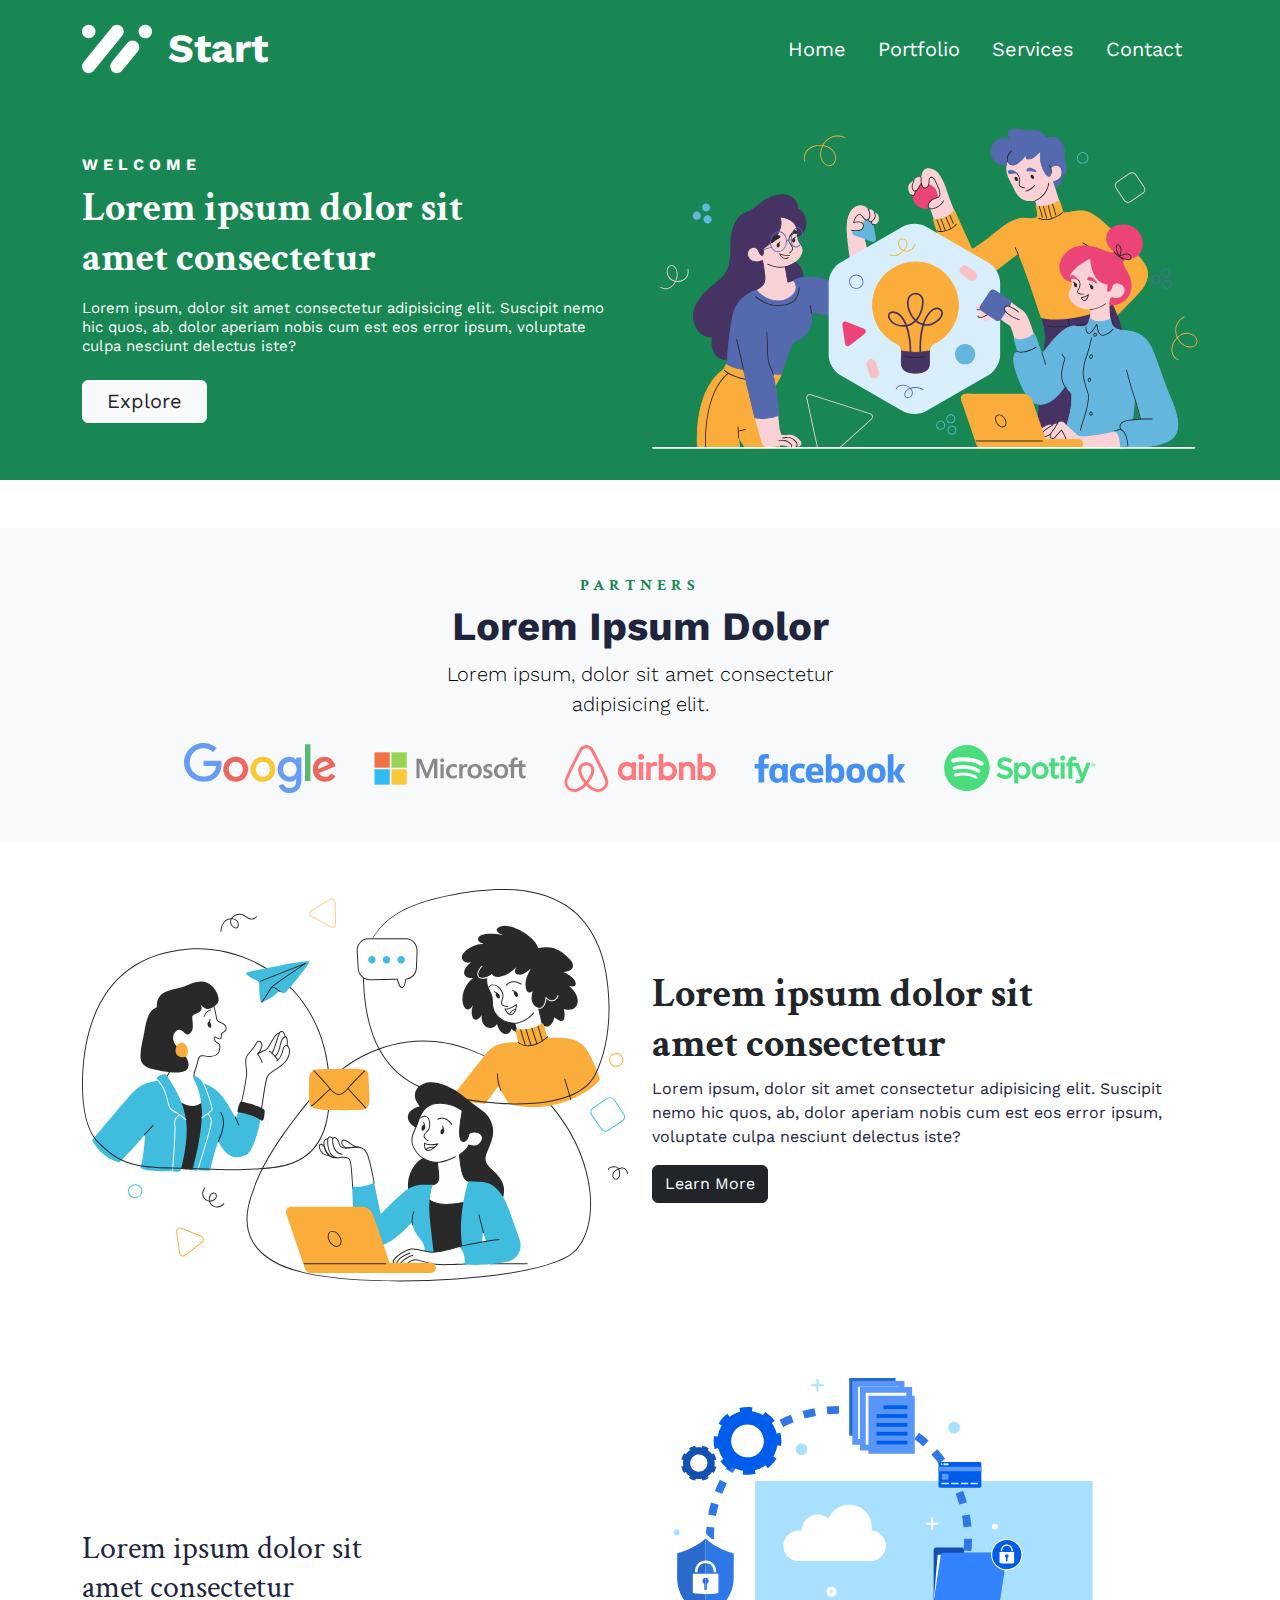
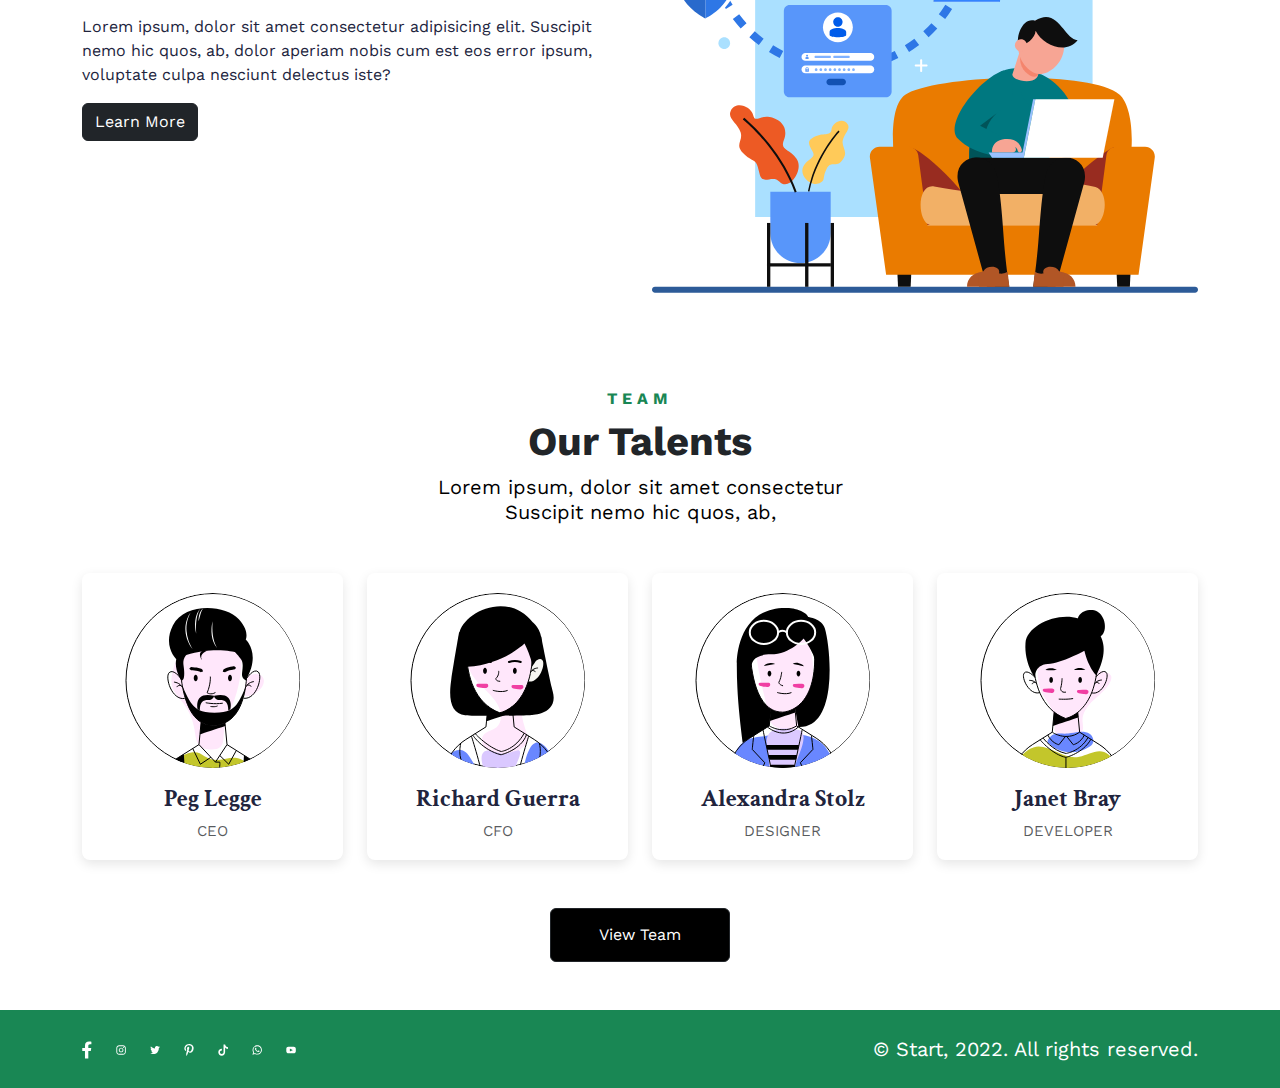
<file: Assignment7/index.html>
<!DOCTYPE html>
<html lang="en">
<head>
    <meta charset="UTF-8">
    <meta name="viewport" content="width=device-width, initial-scale=1.0">
    <title>Assignment7</title>
    <link rel="preconnect" href="https://fonts.googleapis.com" />
  <link rel="preconnect" href="https://fonts.gstatic.com" crossorigin />
  <link rel="preconnect" href="https://fonts.googleapis.com">
<link rel="preconnect" href="https://fonts.gstatic.com" crossorigin>
<link href="https://fonts.googleapis.com/css2?family=Crimson+Text:ital,wght@0,400;0,600;0,700;1,400;1,600;1,700&family=DM+Sans:ital,opsz,wght@0,9..40,100..1000;1,9..40,100..1000&family=Heebo:wght@100..900&family=Montserrat:ital,wght@0,100..900;1,100..900&family=Work+Sans:ital,wght@0,100..900;1,100..900&display=swap" rel="stylesheet">
  <link href="https://fonts.googleapis.com/css2?family=Crimson+Text:ital,wght@0,400;0,600;0,700;1,400;1,600;1,700&family=DM+Sans:ital,opsz,wght@0,9..40,100..1000;1,9..40,100..1000&family=Heebo:wght@100..900&family=Montserrat:ital,wght@0,100..900;1,100..900&display=swap" rel="stylesheet">
    <link href="https://cdn.jsdelivr.net/npm/bootstrap@5.3.3/dist/css/bootstrap.min.css" rel="stylesheet">
   <link rel="stylesheet" href="css/style.css">
</head>
<body>
    <!-- Header & Banner Section -->
<section class="header bg-success text-white mb-5">
  <div class="container py-4">
 
    <div class="d-flex justify-content-between align-items-center mb-5">
      <div class="d-flex align-items-center gap-3">
        <img src="Images/Group 1.svg" alt="logo">
        <h2 class="mb-0 header-brand">Start</h2>
      </div>
      <nav>
        <ul class="nav">
          <li class="nav-item"><a class="nav-link text-white header-nav-link" href="index.html">Home</a></li>
          <li class="nav-item"><a class="nav-link text-white header-nav-link" href="portfolio.html">Portfolio</a></li>
          <li class="nav-item"><a class="nav-link text-white header-nav-link" href="services.html">Services</a></li>
          <li class="nav-item"><a class="nav-link text-white header-nav-link" href="contact">Contact</a></li>
        </ul>
      </nav>
    </div>

   
    <div class="row align-items-center flex-column flex-md-row bannerSection">
   
      <div class="col-md-6 text-center text-md-start mb-4 mb-md-0">
        <h2 class="text-uppercase fw-bold fs-6 letter-spacing mb-2">Welcome</h2>
        <h1 class="fw-bold display-5 mb-3">Lorem ipsum dolor sit <br> amet consectetur</h1>
        <p class="banner-text mb-4">
          Lorem ipsum, dolor sit amet consectetur adipisicing elit. Suscipit nemo hic quos, ab, dolor aperiam nobis cum est eos error ipsum, voluptate culpa nesciunt delectus iste?
        </p>
        <a href="Explore" class="btn btn-light text-dark px-4 py-2 bannerBtn">Explore</a>
      </div>

      <!-- Banner Image -->
      <div class="col-md-6 text-center">
        <img src="Images/Group.svg" alt="Banner Image" class="img-fluid bannerImage">
      </div>
    </div>
  </div>
</section>



<section class="companyBanner py-5 bg-light text-center">
  <div class="container">
    <div class="mb-4">
      <h2 class="text-success fw-bold letter-spacing text-uppercase">Partners</h2>
      <h1 class="display-5 fw-bold">Lorem Ipsum Dolor</h1>
      <p class="lead">Lorem ipsum, dolor sit amet consectetur <br> adipisicing elit.</p>
    </div>

    <div class="row justify-content-center align-items-center g-4">
      <div class="col-4 col-sm-3 col-md-2">
        <img src="Images/google.svg" alt="Google" class="img-fluid compImg">
      </div>
      <div class="col-4 col-sm-3 col-md-2">
        <img src="Images/microsoft.svg" alt="Microsoft" class="img-fluid compImg">
      </div>
      <div class="col-4 col-sm-3 col-md-2">
        <img src="Images/airbnb.svg" alt="Airbnb" class="img-fluid compImg">
      </div>
      <div class="col-4 col-sm-3 col-md-2">
        <img src="Images/facebook.svg" alt="Facebook" class="img-fluid compImg">
      </div>
      <div class="col-4 col-sm-3 col-md-2">
        <img src="Images/spotify.svg" alt="Spotify" class="img-fluid compImg">
      </div>
    </div>
  </div>
</section>

<section class="portfolioInfo py-5">
  <div class="container">
    <div class="row align-items-center gy-4 portfolioSection">
      
      <div class="col-md-6">
        <img src="Images/Group (2).svg" class="img-fluid portImg" alt="portfolio image 1">
      </div>
      <div class="col-md-6">
        <h2 class="portfolio-title">Lorem ipsum dolor sit <br> amet consectetur</h2>
        <p class="portfolioDescription">Lorem ipsum, dolor sit amet consectetur adipisicing elit. Suscipit nemo hic quos, ab, dolor aperiam nobis cum est eos error ipsum, voluptate culpa nesciunt delectus iste?</p>
        <a href="learnmore" class="btn btn-dark learnBtn">Learn More</a>
      </div>
    </div>
  </div>
</section>

<section class="portfolioInfo py-5">
  <div class="container">
    <div class="row align-items-center flex-md-row-reverse gy-4">
      <!-- Image Right -->
      <div class="col-md-6">
        <img src="Images/Group (3).svg" class="img-fluid portImg" alt="portfolio image 2">
      </div>
      <div class="col-md-6">
        <h2 class="portfolio-title">Lorem ipsum dolor sit  <br>amet consectetur</h2>
        <p class="portfolioDescription">Lorem ipsum, dolor sit amet consectetur adipisicing elit. Suscipit nemo hic quos, ab, dolor aperiam nobis cum est eos error ipsum, voluptate culpa nesciunt delectus iste?</p>
        <a href="learnmore" class="btn btn-dark learnBtn">Learn More</a>
      </div>
    </div>
  </div>
</section>

<section class="talent py-5">
  <div class="container">
    <div class="text-center mb-5 talentSection">
      <h3 class="text-success fw-bold text-uppercase letter-spacing">Team</h3>
      <h1 class="fw-bold display-5">Our Talents </h1>
      <div class="talentPara">
        <p>Lorem ipsum, dolor sit amet consectetur <br>
Suscipit nemo hic quos, ab,</p>
      </div>
    </div>
    <!--Talent cards -->

     <div class="row g-4 justify-content-center talentInfo">
      <div class="col-12 col-sm-6 col-lg-3">
        <div class="talentId h-100">
          <div class="talentImg mb-3">
            <img src="Images/Group 15.svg" alt="Peg Legge">
          </div>
          <h2>Peg Legge</h2>
          <h3>CEO</h3>
        </div>
      </div>

    
      <div class="col-12 col-sm-6 col-lg-3">
        <div class="talentId h-100">
          <div class="talentImg mb-3">
            <img src="Images/Group 14.svg" alt="Richard Guerra">
          </div>
          <h2>Richard Guerra</h2>
          <h3>CFO</h3>
        </div>
      </div>

      
      <div class="col-12 col-sm-6 col-lg-3">
        <div class="talentId h-100">
          <div class="talentImg mb-3">
            <img src="Images/Group 15 (1).svg" alt="Alexandra Stolz">
          </div>
          <h2>Alexandra Stolz</h2>
          <h3>Designer</h3>
        </div>
      </div>

      
      <div class="col-12 col-sm-6 col-lg-3">
        <div class="talentId h-100">
          <div class="talentImg mb-3">
            <img src="Images/Group 15 (2).svg" alt="Janet Bray">
          </div>
          <h2>Janet Bray</h2>
          <h3>Developer</h3>
        </div>
      </div>
    </div>

    
    <div class="viewBtn mt-5">
      <a href="view" class="btn btn-dark px-5 py-3 viewTeam">View Team</a>
    </div>
  </div>
</section>

<footer class="bg-success text-white py-4">
  <div class="container">
    <div class="row align-items-center justify-content-between text-center text-md-start">
      <div class="col-md-auto mb-3 mb-md-0">
        <ul class="list-inline mb-0 d-flex gap-3 justify-content-center justify-content-md-start">
          <li class="list-inline-item"><img src="Images/Group 33.svg" alt=""></li>
          <li class="list-inline-item"><img src="Images/Group 34.svg" alt=""></li>
          <li class="list-inline-item"><img src="Images/Group 35.svg" alt=""></li>
          <li class="list-inline-item"><img src="Images/Group 36.svg" alt=""></li>
          <li class="list-inline-item"><img src="Images/Group 37.svg" alt=""></li>
          <li class="list-inline-item"><img src="Images/Group 38.svg" alt=""></li>
          <li class="list-inline-item"><img src="Images/Group 39.svg" alt=""></li>
        </ul>
      </div>
      <div class="col-md-auto">
        <p class="mb-0 fs-5">© Start, 2022. All rights reserved.</p>
      </div>
    </div>
  </div>
</footer>







</body>
</html>
</file>
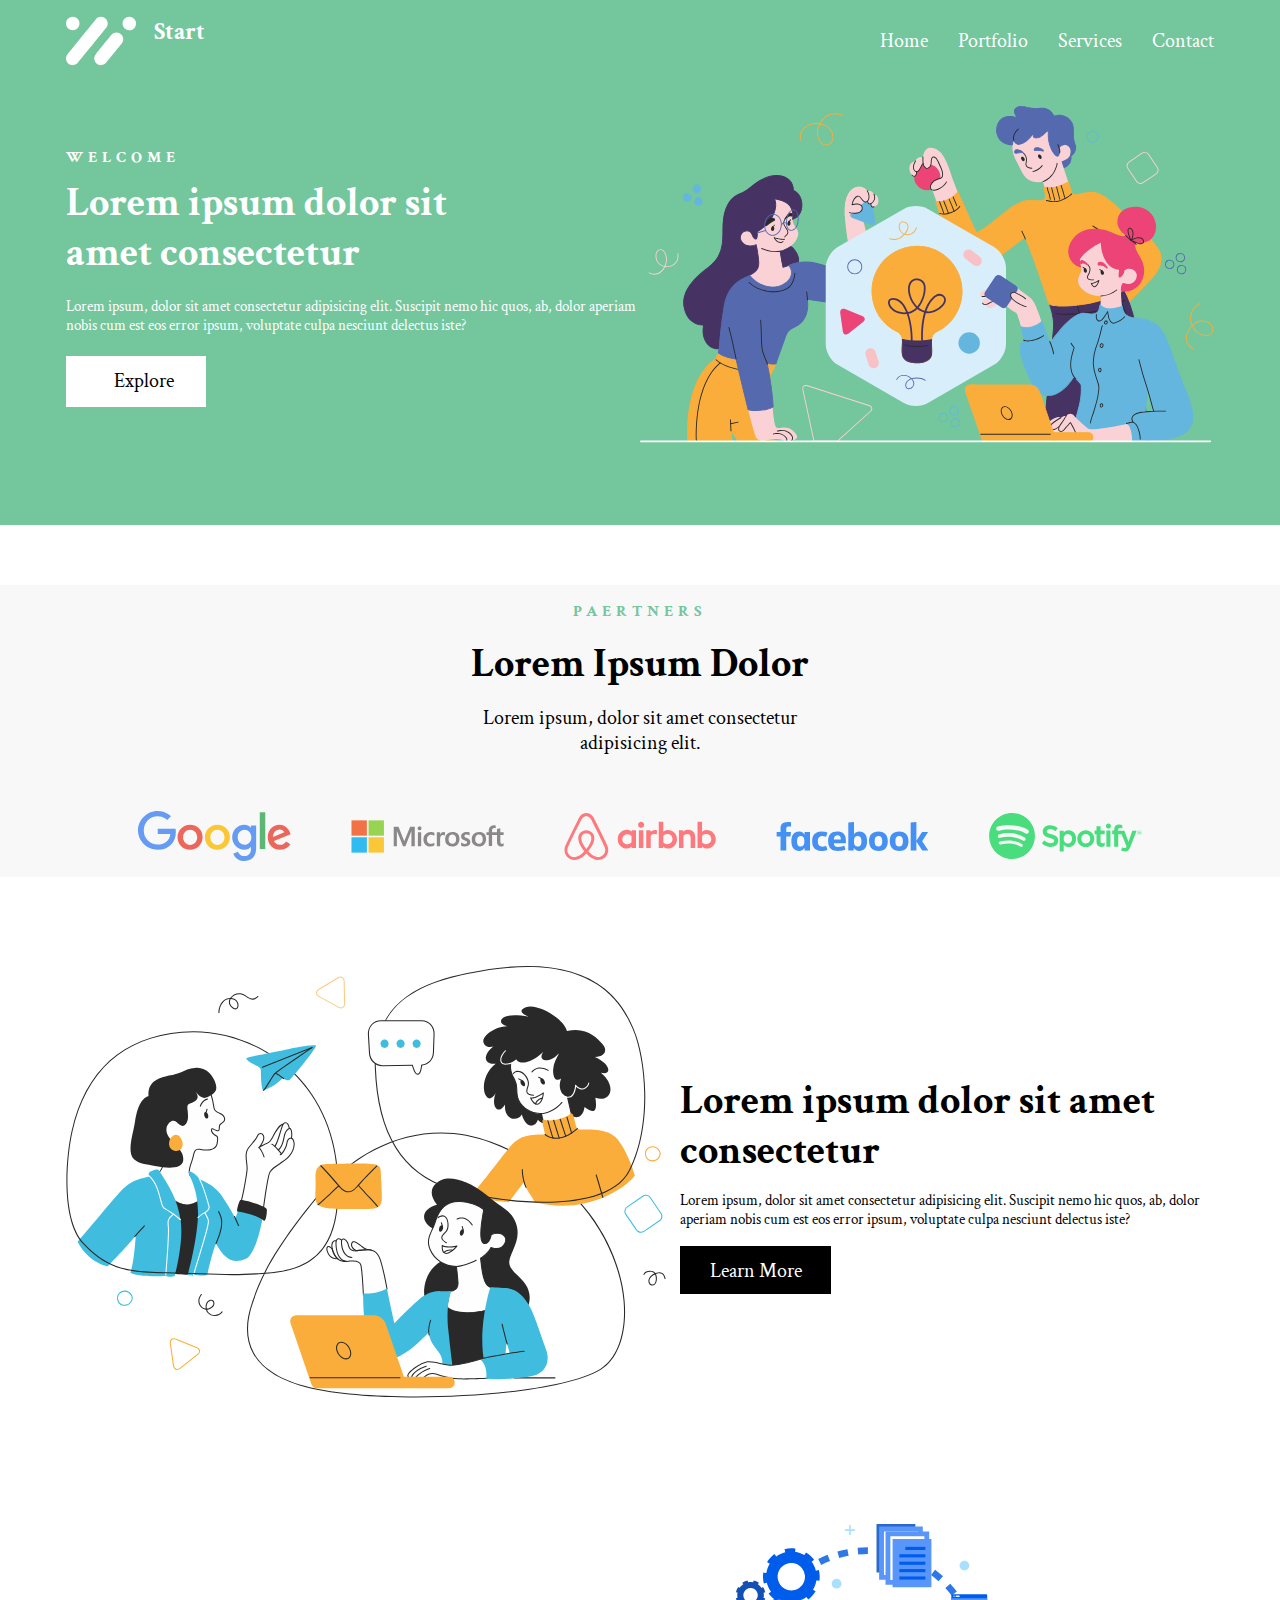
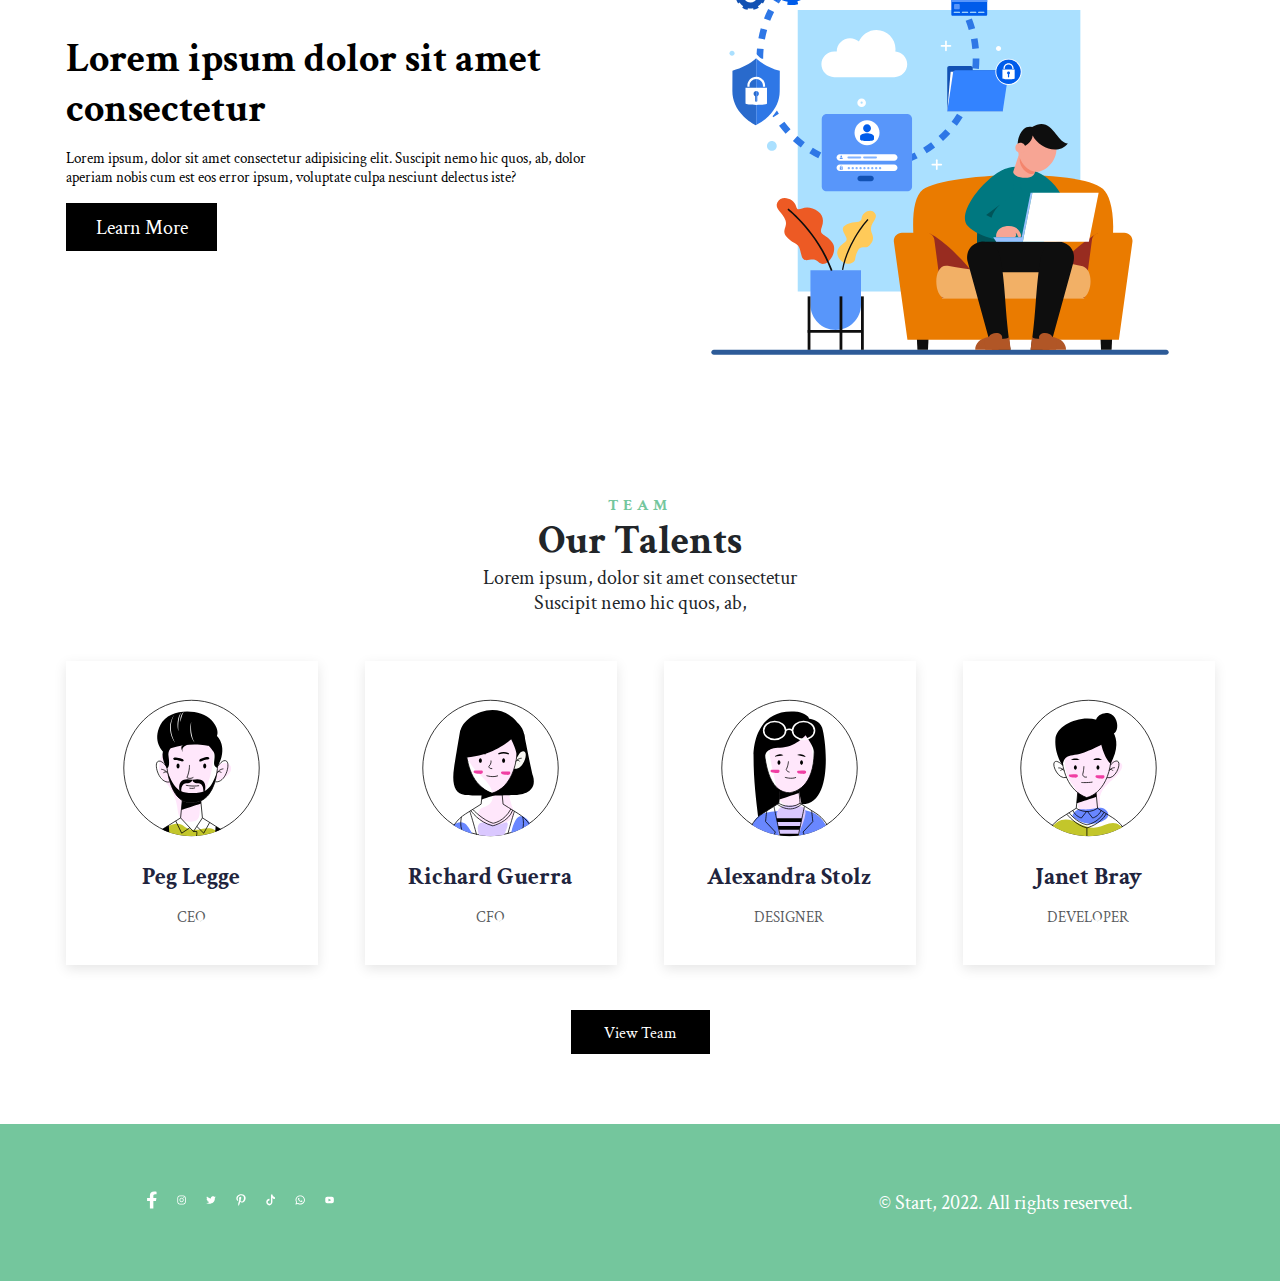
<file: HtmlCss/Assignment6/index.html>
<!DOCTYPE html>
<html lang="en">
<head>
    <meta charset="UTF-8">
    <meta name="viewport" content="width=device-width, initial-scale=1.0">
    <title>Assignment6</title>
    <link rel="preconnect" href="https://fonts.googleapis.com">
<link rel="preconnect" href="https://fonts.gstatic.com" crossorigin>
<link href="https://fonts.googleapis.com/css2?family=Crimson+Text:ital,wght@0,400;0,600;0,700;1,400;1,600;1,700&family=DM+Sans:ital,opsz,wght@0,9..40,100..1000;1,9..40,100..1000&family=Heebo:wght@100..900&family=Montserrat:ital,wght@0,100..900;1,100..900&display=swap" rel="stylesheet">
<link rel="stylesheet" href="css/style.css">
</head>
<body>
    
    <div class="Header">
        <div class="container">
            <section class="heading">
                <div class="headNav">
                <img src="Images/Group 1.svg" alt="logo">
                <h2>Start</h2>
                </div>
                
                <div class="nav">
                    <ul>
                        <li><a href="index.html">Home</a></li>
                        <li><a href="portfolio.html">Portfolio</a></li>
                        <li><a href="services.html">Services</a></li>
                        <li><a href="Contact">Contact</a></li>
                    </ul>
                </div>
            </section >

            <section class="banner">
              <div class="conatiner">
                <div class="bannerHead">
              <div class="bannerText">
                     <h2>WELCOME</h2>
                     <h1>Lorem ipsum dolor sit <br> amet consectetur</h1>
                    <div class="bannerPara">
                       <p>Lorem ipsum, dolor sit amet consectetur adipisicing elit. Suscipit nemo hic quos, ab, dolor aperiam nobis cum est eos error ipsum, voluptate culpa nesciunt delectus iste?</p>
                    </div>
                 <a  class =" ExploreBtn" href="Explore">Explore</a>
              </div>
 
              <div class="bannerImage">
                <img src="Images/Group.svg" alt="bannerImg">
              </div>
              </div>
               
            </div>
        </div>
         </section>
    </div>
                
           
            <section class="companyBanner">
                <div class="container">
                    <div class="companyText">
                    <h2>PAERTNERS</h2>
                    <h1>Lorem Ipsum Dolor</h1>
                    <div class="companyPara">
                        <p>Lorem ipsum, dolor sit amet consectetur <br> adipisicing elit.</p>
                    </div>
                </div>
                <div class="companyIcons">
                     <img src="Images/google.svg" alt="google" class="compImg">
                      <img src="Images/microsoft.svg" alt="microsoft" class="compImg">
                      <img src="Images/airbnb.svg" alt="airbnb" class="compImg">
                     <img src="Images/facebook.svg" alt="facebook" class="compImg">
                    <img src="Images/spotify.svg" alt="spotify" class="compImg">
                </div>

                </div>
                
            </section >

     <section class="portfolioInfo">
  <div class="container">
    <div class="portfolio">
         <div class="portFolioImg">
      <img src="Images/Group (2).svg" alt="portfolioImg">
    </div>
    <div class="portfolioContent">
      <h2>Lorem ipsum dolor sit amet consectetur</h2>
      <div class="portfolioPara">
        <p>Lorem ipsum, dolor sit amet consectetur adipisicing elit. Suscipit nemo hic quos, ab, dolor aperiam nobis cum est eos error ipsum, voluptate culpa nesciunt delectus iste?</p>
      </div>
      <div class="learnMOreBtn">
        <a href="learnmore">Learn More</a>
      </div>
    </div>
  </div>
    </div>

   
</section>

<section class="portfolioInfo reverse">
  <div class="container">
    <div class="portfolio">
         <div class="portFolioImg">
      <img src="Images/Group (3).svg" alt="portfolioImg">
    </div>
    <div class="portfolioContent">
      <h2>Lorem ipsum dolor sit amet consectetur</h2>
      <div class="portfolioPara">
        <p>Lorem ipsum, dolor sit amet consectetur adipisicing elit. Suscipit nemo hic quos, ab, dolor aperiam nobis cum est eos error ipsum, voluptate culpa nesciunt delectus iste?</p>
      </div>
      <div class="learnMOreBtn">
        <a href="learnmore">Learn More</a>
      </div>
    </div>
    </div>
   
  </div>
</section>

<section class="Talents">
    <div class="container">
        <div class="talentInfo">
            <h3>TEAM</h3>
            <h1>Our Talents</h1>
            <div class="talentPara">
                <p>Lorem ipsum, dolor sit amet consectetur <br>
Suscipit nemo hic quos, ab,</p>
            </div>
        </div>
        <div class="talentCards">
            <div class="card">
               <div class="talentId">
            <div class="talentImg">
                <img src="Images/Group 15.svg" alt="talent1">
            </div>
            <h2>Peg  Legge</h2>
            <h3>CEO</h3>
            </div>
            
        </div>
        <div class="card">
             <div class="talentId">
            <div class="talentImg">
                <img src="Images/Group 14.svg" alt="talent1">
            </div>
            <h2>Richard Guerra</h2>
            <h3>CFO</h3>
        </div>
        </div>
       <div class="card">
        <div class="talentId">
            <div class="talentImg">
                <img src="Images/Group 15 (1).svg" alt="talent1">
            </div>
            <h2>Alexandra Stolz</h2>
            <h3>DESIGNER</h3>
        </div>
       </div>
        
       <div class="card">
         <div class="talentId">
            <div class="talentImg">
                <img src="Images/Group 15 (2).svg" alt="talent1">
            </div>
            <h2>Janet Bray</h2>
            <h3>DEVELOPER</h3>
        </div>
       </div>
        </div>

        <div class="viewBtn">
            <a href="view">View Team</a>
        </div>
        

    </div>
</section>

<footer class="Footer">
    <div class="container">
        <div class="footContent">
             <ul class="icons">
    <li><img src="Images/Group 33.svg" alt=""></li>
    <li><img src="Images/Group 34.svg" alt=""></li>
    <li><img src="Images/Group 35.svg" alt=""></li>
    <li><img src="Images/Group 36.svg" alt=""></li>
    <li><img src="Images/Group 37.svg" alt=""></li>
    <li><img src="Images/Group 38.svg" alt=""></li>
    <li><img src="Images/Group 39.svg" alt=""></li>
</ul>
<div class="copyright">
    <p>© Start, 2022. All rights reserved.</p>
</div>
        </div>
   
    </div>
</footer>


</body>
</html>
</file>
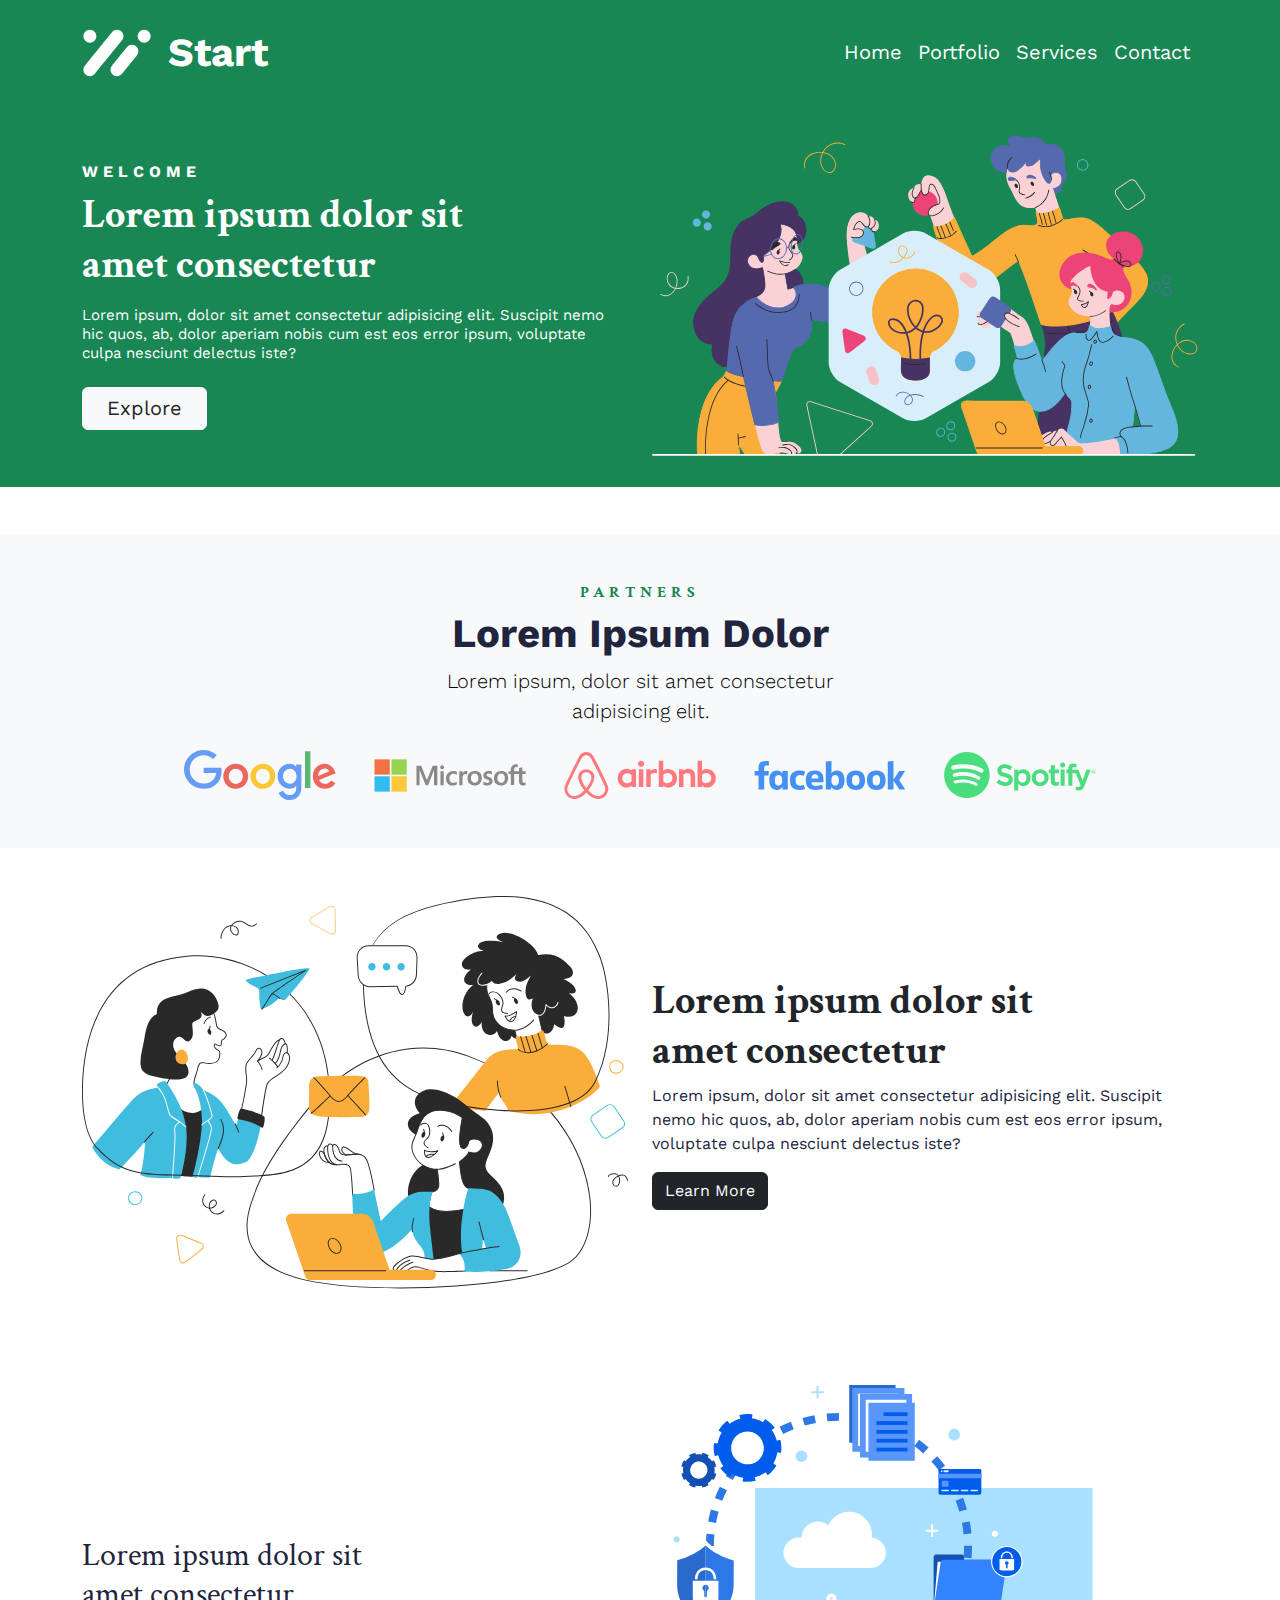
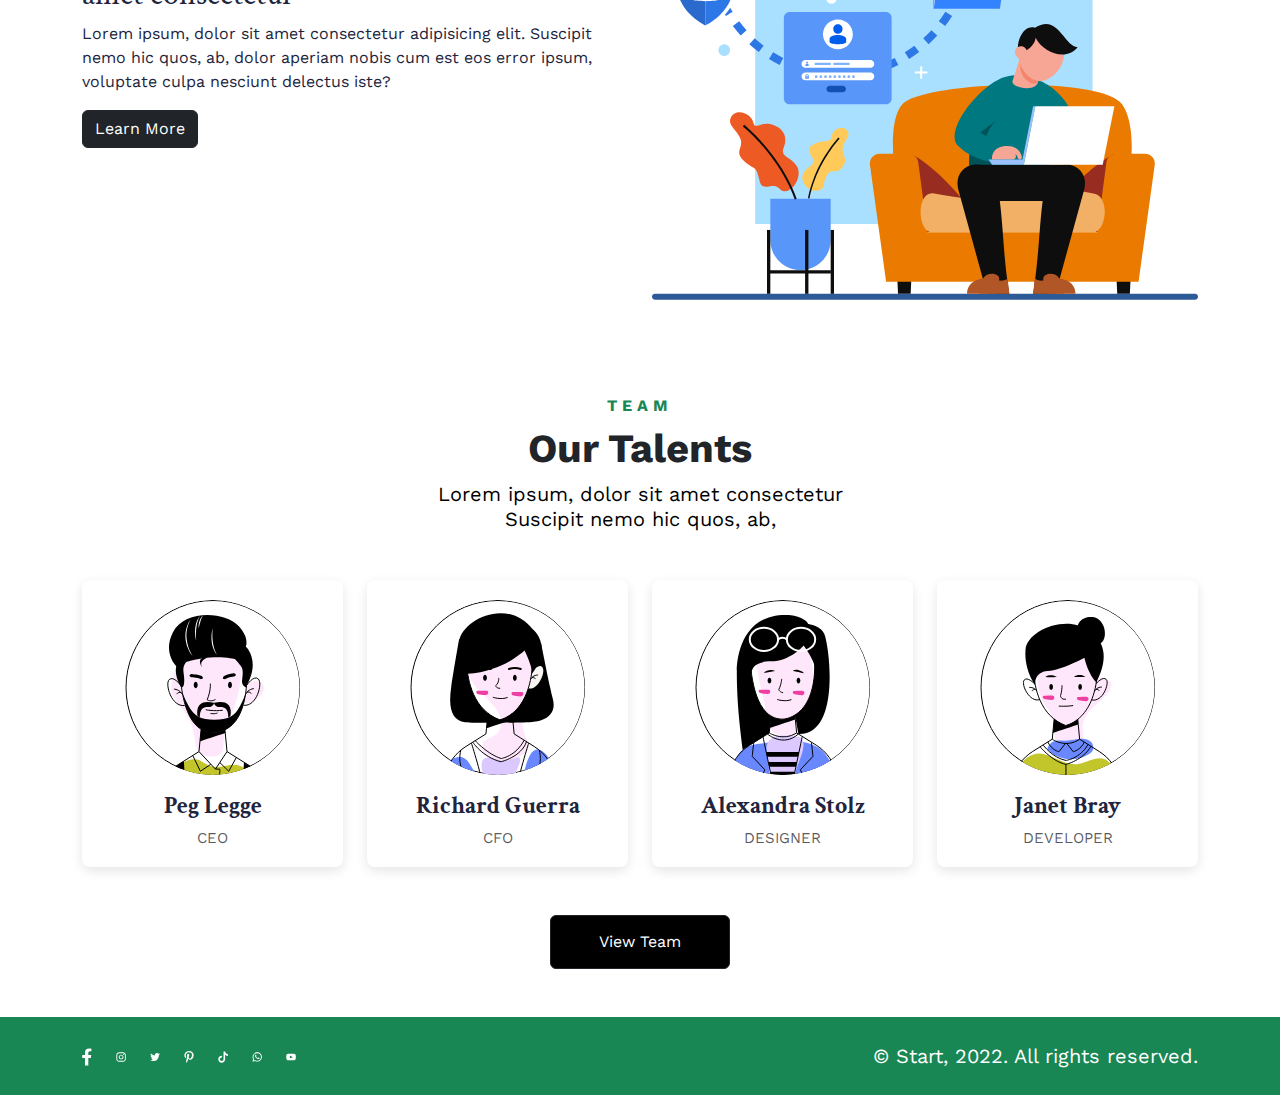
<file: HtmlCss/Assignment7/index.html>
<!DOCTYPE html>
<html lang="en">
<head>
    <meta charset="UTF-8">
    <meta name="viewport" content="width=device-width, initial-scale=1.0">
    <title>Assignment7</title>
    <link rel="preconnect" href="https://fonts.googleapis.com" />
  <link rel="preconnect" href="https://fonts.gstatic.com" crossorigin />
  <link rel="preconnect" href="https://fonts.googleapis.com">
<link rel="preconnect" href="https://fonts.gstatic.com" crossorigin>
<link href="https://fonts.googleapis.com/css2?family=Crimson+Text:ital,wght@0,400;0,600;0,700;1,400;1,600;1,700&family=DM+Sans:ital,opsz,wght@0,9..40,100..1000;1,9..40,100..1000&family=Heebo:wght@100..900&family=Montserrat:ital,wght@0,100..900;1,100..900&family=Work+Sans:ital,wght@0,100..900;1,100..900&display=swap" rel="stylesheet">
  <link href="https://fonts.googleapis.com/css2?family=Crimson+Text:ital,wght@0,400;0,600;0,700;1,400;1,600;1,700&family=DM+Sans:ital,opsz,wght@0,9..40,100..1000;1,9..40,100..1000&family=Heebo:wght@100..900&family=Montserrat:ital,wght@0,100..900;1,100..900&display=swap" rel="stylesheet">
    <link href="https://cdn.jsdelivr.net/npm/bootstrap@5.3.3/dist/css/bootstrap.min.css" rel="stylesheet">
   <link rel="stylesheet" href="css/style.css">
</head>
<body>
    <!-- Header & Banner Section -->
<section class="header bg-success text-white mb-5">
  <div class="container py-4">
 
    <div class="d-flex flex-column flex-md-row justify-content-between align-items-center mb-5">

      <div class="d-flex align-items-center gap-3">
        <img src="Images/Group 1.svg" alt="logo" width="70px" height="48px">
        <h2 class="mb-0 header-brand">Start</h2>
      </div>
      <nav class="navbar navbar-expand-md">
  <button class="navbar-toggler text-white border-white" type="button" data-bs-toggle="collapse" data-bs-target="#navbarMenu" aria-controls="navbarMenu" aria-expanded="false" aria-label="Toggle navigation">
    <span class="navbar-toggler-icon"></span>
  </button>

  <div class="collapse navbar-collapse" id="navbarMenu">
    <ul class="navbar-nav ms-auto">
      <li class="nav-item">
        <a class="nav-link text-white header-nav-link" href="index.html">Home</a>
      </li>
      <li class="nav-item">
        <a class="nav-link text-white header-nav-link" href="portfolio.html">Portfolio</a>
      </li>
      <li class="nav-item">
        <a class="nav-link text-white header-nav-link" href="services.html">Services</a>
      </li>
      <li class="nav-item">
        <a class="nav-link text-white header-nav-link" href="contact">Contact</a>
      </li>
    </ul>
  </div>
</nav>

    </div>

   
    <div class="row align-items-center flex-column flex-md-row bannerSection">
   
      <div class="col-md-6 text-center text-md-start mb-4 mb-md-0">
        <h2 class="text-uppercase fw-bold fs-6 letter-spacing mb-2">Welcome</h2>
        <h1 class="fw-bold display-5 mb-3">Lorem ipsum dolor sit <br> amet consectetur</h1>
        <p class="banner-text mb-4">
          Lorem ipsum, dolor sit amet consectetur adipisicing elit. Suscipit nemo hic quos, ab, dolor aperiam nobis cum est eos error ipsum, voluptate culpa nesciunt delectus iste?
        </p>
        <a href="Explore" class="btn btn-light text-dark px-4 py-2 bannerBtn">Explore</a>
      </div>

      <!-- Banner Image -->
      <div class="col-md-6 text-center">
        <img src="Images/Group.svg" alt="Banner Image" class="img-fluid bannerImage">
      </div>
    </div>
  </div>
</section>



<section class="companyBanner py-5 bg-light text-center">
  <div class="container">
    <div class="mb-4">
      <h2 class="text-success fw-bold letter-spacing text-uppercase">Partners</h2>
      <h1 class="display-5 fw-bold">Lorem Ipsum Dolor</h1>
      <p class="lead">Lorem ipsum, dolor sit amet consectetur <br> adipisicing elit.</p>
    </div>

    <div class="row justify-content-center align-items-center g-4">
      <div class="col-4 col-sm-3 col-md-2">
        <img src="Images/google.svg" alt="Google" class="img-fluid compImg">
      </div>
      <div class="col-4 col-sm-3 col-md-2">
        <img src="Images/microsoft.svg" alt="Microsoft" class="img-fluid compImg">
      </div>
      <div class="col-4 col-sm-3 col-md-2">
        <img src="Images/airbnb.svg" alt="Airbnb" class="img-fluid compImg">
      </div>
      <div class="col-4 col-sm-3 col-md-2">
        <img src="Images/facebook.svg" alt="Facebook" class="img-fluid compImg">
      </div>
      <div class="col-4 col-sm-3 col-md-2">
        <img src="Images/spotify.svg" alt="Spotify" class="img-fluid compImg">
      </div>
    </div>
  </div>
</section>

<section class="portfolioInfo py-5">
  <div class="container">
    <div class="row align-items-center gy-4 portfolioSection">
      
      <div class="col-md-6">
        <img src="Images/Group (2).svg" class="img-fluid portImg" alt="portfolio image 1">
      </div>
      <div class="col-md-6">
        <h2 class="portfolio-title">Lorem ipsum dolor sit <br> amet consectetur</h2>
        <p class="portfolioDescription">Lorem ipsum, dolor sit amet consectetur adipisicing elit. Suscipit nemo hic quos, ab, dolor aperiam nobis cum est eos error ipsum, voluptate culpa nesciunt delectus iste?</p>
        <a href="learnmore" class="btn btn-dark learnBtn">Learn More</a>
      </div>
    </div>
  </div>
</section>

<section class="portfolioInfo py-5">
  <div class="container">
    <div class="row align-items-center flex-md-row-reverse gy-4">
      <!-- Image Right -->
      <div class="col-md-6">
        <img src="Images/Group (3).svg" class="img-fluid portImg" alt="portfolio image 2">
      </div>
      <div class="col-md-6">
        <h2 class="portfolio-title">Lorem ipsum dolor sit  <br>amet consectetur</h2>
        <p class="portfolioDescription">Lorem ipsum, dolor sit amet consectetur adipisicing elit. Suscipit nemo hic quos, ab, dolor aperiam nobis cum est eos error ipsum, voluptate culpa nesciunt delectus iste?</p>
        <a href="learnmore" class="btn btn-dark learnBtn">Learn More</a>
      </div>
    </div>
  </div>
</section>

<section class="talent py-5">
  <div class="container">
    <div class="text-center mb-5 talentSection">
      <h3 class="text-success fw-bold text-uppercase letter-spacing">Team</h3>
      <h1 class="fw-bold display-5">Our Talents </h1>
      <div class="talentPara">
        <p>Lorem ipsum, dolor sit amet consectetur <br>
Suscipit nemo hic quos, ab,</p>
      </div>
    </div>
    <!--Talent cards -->

     <div class="row g-4 justify-content-center talentInfo">
      <div class="col-12 col-sm-6 col-lg-3">
        <div class="talentId h-100">
          <div class="talentImg mb-3">
            <img src="Images/Group 15.svg" alt="Peg Legge">
          </div>
          <h2>Peg Legge</h2>
          <h3>CEO</h3>
        </div>
      </div>

    
      <div class="col-12 col-sm-6 col-lg-3">
        <div class="talentId h-100">
          <div class="talentImg mb-3">
            <img src="Images/Group 14.svg" alt="Richard Guerra">
          </div>
          <h2>Richard Guerra</h2>
          <h3>CFO</h3>
        </div>
      </div>

      
      <div class="col-12 col-sm-6 col-lg-3">
        <div class="talentId h-100">
          <div class="talentImg mb-3">
            <img src="Images/Group 15 (1).svg" alt="Alexandra Stolz">
          </div>
          <h2>Alexandra Stolz</h2>
          <h3>Designer</h3>
        </div>
      </div>

      
      <div class="col-12 col-sm-6 col-lg-3">
        <div class="talentId h-100">
          <div class="talentImg mb-3">
            <img src="Images/Group 15 (2).svg" alt="Janet Bray">
          </div>
          <h2>Janet Bray</h2>
          <h3>Developer</h3>
        </div>
      </div>
    </div>

    
    <div class="viewBtn mt-5">
      <a href="view" class="btn btn-dark px-5 py-3 viewTeam">View Team</a>
    </div>
  </div>
</section>

<footer class="bg-success text-white py-4">
  <div class="container">
    <div class="row align-items-center justify-content-between text-center text-md-start">
      <div class="col-md-auto mb-3 mb-md-0">
        <ul class="list-inline mb-0 d-flex gap-3 justify-content-center justify-content-md-start">
          <li class="list-inline-item"><img src="Images/Group 33.svg" alt=""></li>
          <li class="list-inline-item"><img src="Images/Group 34.svg" alt=""></li>
          <li class="list-inline-item"><img src="Images/Group 35.svg" alt=""></li>
          <li class="list-inline-item"><img src="Images/Group 36.svg" alt=""></li>
          <li class="list-inline-item"><img src="Images/Group 37.svg" alt=""></li>
          <li class="list-inline-item"><img src="Images/Group 38.svg" alt=""></li>
          <li class="list-inline-item"><img src="Images/Group 39.svg" alt=""></li>
        </ul>
      </div>
      <div class="col-md-auto">
        <p class="mb-0 fs-5">© Start, 2022. All rights reserved.</p>
      </div>
    </div>
  </div>
</footer>



<script src="https://cdn.jsdelivr.net/npm/bootstrap@5.3.3/dist/js/bootstrap.bundle.min.js"></script>




</body>
</html>
</file>
<file: style.css>
*{
    margin: 0;
    padding: 0;
    box-sizing: border-box;
}

body{
    font-family: "DM Sans", sans-serif;
    /* background-color: #ffffff; */

}

.main-header{
    padding: 15px;
    margin-top: 36px;
    margin-bottom: 85px;
    justify-content: space-around;
    align-items: center;
    display: flex;

}

.navbar  ul {
    display: flex;
    /* padding: 20px 60px ; */
    justify-content: center;
    /* margin-right: 30px; */
    align-items: center;

}

.navlink{
    display: flex;
    gap: 50px;
    list-style:none;
    /* margin-right: 30px; */
    margin: 0;
    padding: 0;
}
.navlink a{
    text-decoration: none;
    color: #15143966;
    font-weight: 500;
    font-size: 16px;
    line-height: 22px;
}

.authlink{
    
    display: flex;
    list-style: none;
    gap: 30px;
    text-decoration: none;
}
.authlink .login{
    color: #25DAC5;
    font-weight: 500;
    font-size: 16px;
    line-height: 22px;
}
.authlink .signup{
    background-color: #25DAC5;
    color: white;
    padding: 7px 18px;
    border-radius: 20px;
    font-weight: 500;
    font-size: 18px;
    line-height: 22px;

}
.authlink a{
    text-decoration: none;
}

.head-para{
    width: 714px;
    height: 387px;
    align-content: center;
    text-align: center;
    max-width: fit-content;
    margin-left: auto;
    margin-right: auto;
    text-align: center;
    margin-bottom: 111px;

}
.head-para h1{
    max-width: fit-content;
    margin-left: auto;
    margin-right: auto;
    text-align: center;
    /* line-height: 50px; */
    font-weight: 700;
    font-size: 58px;
    margin-bottom: 32px;
}
.head-para p{
    color: #15143966;
}

.head-para a{
    text-decoration: none;
    background-color: #e93a7d;
    color: #fff;
    width: 268px;
    height: 60px;
    padding: 17px 45px;
    font-size: 20px;
    font-weight: 500;
    border-radius: 100px;
    text-align: center;
}
.boxes{
    display: flex;
    justify-content: center;
    gap: 172px;
    
    border-radius: 10px;
    text-align: center;
    max-width: fit-content;
    margin-left: auto;
    margin-right: auto  ;
    

}
.box1{
    width: 228px;
    height: 219.2px;
}
.box1 .first{
    margin-bottom: 24.5px;
}
.a{
    border-left:1px solid black;
    height: 109px;

}
.b{
    border-left:1px solid black;

    height: 109px;
    
}
.head-para p{
    width: 625px;
    height: 96px;
    font-size: 22px;
    font-weight: 500;
    margin: 0 auto;
    margin-bottom: 59px;
    text-align: center;
}

.boxes p{
    margin: 0 auto;
    font-size: 18px;
    color: #15143966;
    text-align: center;
    width: 228px;
    height: 84px;
    line-height: 28px;
    font-weight: 500;
}
</file>
<file: Assignment2/style.css>
*{
    margin: 0;
    padding: 0;
    font-family: "Heebo" ,sans-serif;
    box-sizing: border-box;
    font-size: 18px;
}
body{
    background-color: #fff;
    color: #21243D;
}

.Container{
    max-width: 1200px;
    margin: 0 auto;
    padding: 20px;
}
.heading{

    padding:30px;
    margin-bottom: 30px;
}
.navbar{

    background-color: #fff;
    display: flex;
    justify-content: space-between;
    
    align-items: center;
    margin-bottom: 80px;
  
    
}
.navbar .logo a{
    font-size: 24px;
    font-weight: bold;
}
.navbar .elements {
    
    font-weight: 500;
    font-size: 20px;
     list-style: none;
    display: flex;
    gap: 20px;
   

}

.info{
    max-width: 600px;
    margin-bottom: 50px;
}
/*.info p{
    margin-bottom: 50px;
}*/

.navbar a{
    text-decoration: none;
    list-style: none;
       color: #000000;

}
.Section1{
    margin-bottom: 50px;
}
.Section1 h1{
    font-size: 44px;
    width: 506px;
    height: 105px;
    margin-bottom: 50px;
  
}

.imageProfile{
    height: 243px;
    width: 243px;
    object-fit: cover;

}
.profile{
    display: flex;
    justify-content: space-between;
}
.profile-pic {
    height: 243px;
    width: 243px;
    object-fit: cover;
    border-radius: 50%;
    box-shadow: 0 4px 12px rgba(0, 0, 0, 0.2);
}

.download-btn{
    padding:10px;
    background-color: #FF6464;
    text-decoration: none;
    color: #fff;
    width: 208px;
    height: 47px;
    font-size: 20px;
    font-weight: 500;
    margin-bottom: 50px;

}
.Section2{
    background-color: #EDF7FA;
}
.Section2 .viewLine{
     display: flex;
     justify-content: space-between;
     text-decoration: none;
     list-style: none;
}
.RecentPost{
    margin-bottom: 10px;
}
.Section2 .RecentPost a{
    font-size: 22px;
    text-decoration: none;
    color: #21243D;
    font-weight: 400px;
    
}
.Section2 .viewAll a{
    text-decoration: none;
    color: #00A8CC;
}
.blogs{
    display: flex;
    justify-content: space-between;
    gap: 30px;
    margin-bottom: 20px;

}
.blog1{
   background-color: #FFFFFF;
   
padding: 24px 34px;
}
.blog1-info{
    margin-bottom: 10px;
}
.blog2-info{
    margin-bottom: 10px;
}
.blog2{
    background-color: #FFFFFF;
   
   padding: 24px 34px;

}
.dash{
    padding: 20px;
}


.blogs h2{
    color: #21243D;
    font-size: 26px;
    font-weight: 700;
}
.blog1 p{
    font-size: 16px;
}
.blog2 .blog2-info a{
    text-decoration: none;
     color: #21243D;
     font-size: 18px;
     font-weight: 400;
}
.blog1 .blog1-info a{
    text-transform: none;
     color: #21243D;
     font-size: 18px;
     font-weight: 400;
}

.Section3 a {
    text-decoration: none;
}

.Section3 .featured {
    color: #21243D;
    font-size: 22px;
    font-weight: 400;
    margin-bottom: 20px;
}
.Section3 {
    margin-bottom: 83px;
}


.featured2 {
    display: flex;
    justify-content: center;
    gap: 18px;
    margin-bottom: 20px;
}

.borderline {
    display: block;
    border-top: 1px solid #e0e0e0;
    margin: 20px 0;
}

.featured1 h1 {
    font-size: 30px;
    font-weight: 700;
}

.featured a {
    text-decoration: none;
    display: inline-block;
    font-size: 22px;
    font-weight: 400;
}.meta {
    display: flex;
    gap: 20px;
    align-items: center;
    margin: 10px 0;
}

.Date {
    background-color: #142850;
    color: #FFFFFF;
    font-size: 18px;
    font-weight: 900;
    border-radius: 16px;
    padding: 4px 12px;
    display: inline-block;
}

.tags {
    text-decoration: none;
    color: #8695A4;
    font-size: 20px;
}


    
.img {
    height: 184px;
    width: 248px;
}

.foot-icon {
    display: flex;
    flex-direction: column;
    align-items: center; 
    padding: 30px 0;
}

.images {
    display: flex;
    gap: 20px;
    padding: 0;
    margin: 0;
}

.images li {
    list-style: none;
}

.passage {
    margin-top: 20px;
    font-size: 14px;
    color: #777;
    text-align: center;
}
</file>
<file: Assignment4/css/style.css>
*{
    
    margin: 0;
    padding: 0;
    box-sizing: border-box;
  

}
body{
    color: #fff;
    font-family: "Montserrat",sans-serif;
    font-size: 14px;
} 

.container {
  width: 100%;
  margin: 0 auto;
  padding: 0 20px;  /* Prevent content from touching the edge */
  box-sizing: border-box;
}

.header .container{
  max-width: 1200px;
}
.header {
  
  padding: 32px;
    background-color: transparent;
    position: relative;
    z-index: 2;
    
}

.heading {
  display: flex;
  justify-content: space-between;
  align-items: center;
  margin-bottom: 112px;
  flex-wrap: wrap;          /* allow wrapping */
  gap: 20px;
}

.list ul li a {
    color: #fff;
    text-decoration: none;
    font-weight: 500; 
}
.list ul li a:hover {
    color: #f0f0f0; 
    text-decoration: underline;
}
.login a { 

 color: #fff;
    text-decoration: none;
    
}
.memberBtn a {
  background-color: #23A6F0;
  color: #fff;
  text-decoration: none;
  font-weight: 700;
  padding: 12px 24px;
  font-size: 14px;
  line-height: 22px;
  border-radius: 30px;
  white-space: nowrap;
  display: inline-block;
}





.logo  h2{
  font-weight: 700;
    font-size: 24px; 
    line-height: 32px;
    letter-spacing: 0.1px;
    color: #fff;


}

.list {
  flex: 2;
  text-align: center;
}

.list ul {
  list-style: none;
  display: flex;
  justify-content: center;
  gap: 20px;
  color: #fff;
}

.login,
.memberBtn {
  flex: 1;
  text-align: right;
}
/*banner*/

.banner {
  /* filter */


background: linear-gradient(89.85deg, #000000 0.13%, #000000 0.14%, rgba(0, 0, 0, 0) 99.56%),url("/Assignment4/Images/background1.jpg") no-repeat center;
    background-size: cover;
    width: 100%;
    height: 100vh;
    margin-top: -264px;
    display: flex;
    justify-content: center;
    align-items: center;
    flex-direction: column;
    position: relative;
    z-index: 1;
    
}
.banner .container{
  max-width: 1200px;
}

.banner h1{
    font-weight: 800;
    font-size: 58px;
    line-height: 80px;
    letter-spacing: 0.2px;
    color: #fff;
    margin-bottom: 35px;

}
.bannerPara p{
  font-size: 20px;
  font-weight:500 ;
  line-height: 30px;
  letter-spacing: 0.2px; 
  color: #fff;
  margin-bottom: 35px;
}
.quota ul {
  display: flex;
  gap: 20px;
  padding: 0;
  list-style: none;
  margin-bottom: 112px;
}

.quota ul li {
  margin: 0;
}

.quota ul li a {
  text-decoration: none;
  color: #fff;
  padding: 10px 20px;
  border-radius: 4px;
  display: inline-block;
}

.getQuotaBtn{
  background-color: #23A6F0;
  padding: 15px 36px;
  font-size: 14px;
  font-weight: 700;
  line-height: 22px;
  letter-spacing: 0.2px;
  border-radius: 37px;
}
.learnMoreBtn {
  padding: 15px 36px;
  font-size: 14px;
  font-weight: 700;
  line-height: 22px;
  letter-spacing: 0.2px;
  border-radius: 37px;
  border: 1px solid #fff;
  background-color: transparent; 
  color: #fff;
}



/*feature section*/
.features{
  background-color: #252B42;
}
.features .container{
  padding: 96px 0;
  max-width: 1200px;
  margin: 0 auto ;
}
.featureIcons{
  display: flex;
  align-items: center;
  text-align: center;
  gap: 30px ;
  margin-bottom: 96px;

}
.iconImage{
 width: 72px;
 height: 59.29px;
 margin: 0 auto;
 display: flex;
 align-items: center;
 justify-content: center;
 margin-bottom: 30px;

}
.iconTitle{
  font-size: 16px;
  font-weight: 700;
  line-height: 24px;
  letter-spacing: 0.1px;
  margin-bottom: 10px;
}
.card{
  padding: 40px 45.5px;
}

.iconPara{
  font-size: 14px;
  font-weight: 500;
  line-height: 20px;
  letter-spacing: 0.2px;
  margin-bottom: 10px;

}

.Testimonials {
  background-color: #8EC2F2;
}

.Testimonials .container {
  max-width: 1200px;
  padding-left: 0;
  padding-right: 0;
}


.TestHeading {
  text-align: center;
  padding: 112px 20px 80px 20px;
}
.TestHeading h2{
  font-size: 40px;
  font-weight: 700;
  line-height: 57px;
  letter-spacing: 0.2px;
  margin-bottom: 10px;

}
.TestHeading .TestPara{
  font-size: 14px;
  font-weight: 500;
  line-height: 20px;
  letter-spacing: 0.2px;
}

.TestimonialsInfo {
  display: flex;
  gap: 30px;
  justify-content: center;
  flex-wrap: wrap;
  padding-bottom: 96px;
  margin-bottom: 0;
}

.outermostTest {
  flex: 1 1 calc(50% - 15px);
  box-sizing: border-box;
  position: relative;  
  overflow: hidden;   
  padding-left: 30px; 
}


.cardContainer {
  width: 100%;
}


.card1,
.card2 {
  background-color: #fff;
  color: #000;
  padding: 40px 24px 32px 92px;
  position: relative;
  box-sizing: border-box;
  border-radius: 8px;
}


.card1 .TestPic,
.card2 .TestPic {
  position: absolute;
  top: 30px;
  left: -30px;
  width: 72px;
  height: 72px;
  border-radius: 50%;
  object-fit: cover;
}


.card1 h2, .card2 h2 {
  font-size: 24px;
  font-weight: 700;
  line-height: 32px;
  margin-bottom: 4px;
}

.card1 h3, .card2 h3 {
  font-size: 14px;
  font-weight: 600;
  line-height: 24px;
  margin-bottom: 15px;
  color: #737373;
}

.TestimonialsPara p {
  font-size: 14px;
  line-height: 22px;
  font-weight: 400;
  color: #333;
  margin: 0;
}
.TestIcons {
  display: flex;
  gap: 5px;
  margin: 10px 0;
}

.TestIcons i {
  color: #FFD700; 
  font-size: 20px;
} 


/* Industry Section */
.industrySection {
  background-color: #252B42;
  padding: 96px 0;
}

.industryHeading {
  text-align: center;
  margin-bottom: 96px;
}

.industryHeading h2 {
  font-size: 40px;
  font-weight: 700;
  line-height: 57px;
  letter-spacing: 0.2px;
  color: #fff;
  margin-bottom: 10px;
}

.industryText {
  font-size: 14px;
  font-weight: 500;
  line-height: 20px;
  letter-spacing: 0.2px;
  color: #fff;
}



.projects {
  display: flex;
  flex-direction: row;
  flex-wrap: wrap;
  gap: 20px;
  justify-content: space-between;
}



.industryProject {
  width: 329px;

  flex: 1 1 calc(25% - 15px); /* Four cards per row with spacing */
  max-width: calc(25% - 15px);
  background-size: cover;
  background-position: center;
  padding: 24px;
  color: #fff;
  display: flex;
  flex-direction: column;
  justify-content: flex-end;
  height: 452px;

  transition: transform 0.3s ease;
}
 
.industryProject:hover {
  transform: translateY(-5px);
}

.industryProject h3 {
  font-size: 14px;
  font-weight: 600;
  line-height: 24px;
  letter-spacing: 0.2px;
  margin-bottom: 15px;
}

.projectPara {
  font-size: 20px;
  font-weight: 500;
  line-height: 30px;
  letter-spacing: 0.2px;
  margin-bottom: 15px;
}
.viewProjectBtn {
  display: inline-block;
  text-decoration: none;
  background-color: #23A6F0;
  color: #fff;
  font-weight: 700;
  font-size: 14px;
  padding: 14px 24px;       
  border-radius: 30px;       
  letter-spacing: 0.2px;
  white-space: nowrap;       
  width: max-content;       
  max-width: 200px;         
  text-align: center;
}



.industryProject1 {
   background: linear-gradient(to top, rgba(0, 0, 0, 0.6) 60%, rgba(0, 0, 0, 0) 100%), url('../Images/post.1.jpg');

}
.industryProject2 {
  background: linear-gradient(to top, rgba(0, 0, 0, 0.6) 60%, rgba(0, 0, 0, 0) 100%), url('../Images/post.2.jpg');
}

.industryProject3 {
  background: linear-gradient(to top, rgba(0, 0, 0, 0.6) 60%, rgba(0, 0, 0, 0) 100%), url('../Images/post.3.jpg');
}

.industryProject4 {
  background: linear-gradient(to top, rgba(0, 0, 0, 0.6) 60%, rgba(0, 0, 0, 0) 100%), url('../Images/post.4.jpg');
}

/*Footer Section*/

.Footer{
  background-color: #252B42;
}
.Footer .conatiner{
  max-width: 1200px;
}
.FootList {
  display: flex;          
  justify-content: space-between;  
  gap: 30px;              
  flex-wrap: wrap;      
  margin-bottom: 50px;
}

.footerList {
  list-style: none;       
  padding: 0;
  margin: 0;
  display: flex;
  flex-direction: column; 
  gap: 8px;              
}

.footerList li:first-child {
  font-weight: 600;
  margin-bottom: 20px;    
  text-transform: uppercase; 
  font-size: 14px;
  color: #fff;
}

.footerList li a {
  color: #fff;
  text-decoration: none;
  font-weight: 600;
  font-size: 14px;
  line-height: 24px;
  letter-spacing: 0.2px;
}
.footerList li{
  color: #fff;
  text-decoration: none;
  font-weight: 600;
  font-size: 14px;
  line-height: 24px;
  letter-spacing: 0.2px;
}

.footerList li a:hover {
  text-decoration: underline;
}


.links {
  background-color: #fff;
  
  display: flex;
  justify-content: space-evenly; 
  align-items: center;            
  padding: 20px 0;                
  flex-wrap: wrap;                
}

.copyPara  {
  margin: 0;
  font-size: 14px;
  color:#000;  
  line-height: 24px;    
  font-weight: 600px;              
}

.socialLinks {
  display: flex;
  gap: 20px;                      
}

.socialLinks a img {
  width: 24px;
  height: 24px;
}
</file>
<file: Assignment5/css/style.css>
* {
    margin: 0;
    padding: 0;
    font-family: "Heebo", sans-serif;
    box-sizing: border-box;
   
}

body {
    background-color: #fff;
    color: #21243D;
    
}

.contentWrapper {
    max-width: 1200px;
    margin: 0 auto;
    padding:  0 20px;
}

.headerContainer {
    padding: 30px;
    margin-bottom: 30px;
}

.mainNavbar {
    background-color: #fff;
    display: flex;
    justify-content: space-between;
    align-items: center;
    margin-bottom: 80px;
}

.mainNavbar .siteLogo a {
    font-size: 24px;
    font-weight: bold;
}

.mainNavbar .navLinks {
    font-weight: 500;
    font-size: 20px;
    list-style: none;
    display: flex;
    gap: 20px;
}

.introText {
    max-width: 600px;
    margin-bottom: 50px;
}

.mainNavbar a {
    text-decoration: none;
    color: #000000;
}

.heroSection {
    margin-bottom: 50px;
}

.heroSection h1 {
    font-size: 44px;
    width: 506px;
    height: 105px;
    margin-bottom: 50px;
}

.profileImageContainer {
    height: 243px;
    width: 243px;
    object-fit: cover;
}

.heroProfile {
    display: flex;
    justify-content: space-between;
}

.profileImage {
    height: 243px;
    width: 243px;
    object-fit: cover;
    border-radius: 50%;
    box-shadow: 0 4px 12px rgba(0, 0, 0, 0.2);
}

.resumeDownloadBtn {
    padding: 10px;
    background-color: #FF6464;
    text-decoration: none;
    color: #fff;
    width: 208px;
    height: 47px;
    font-size: 20px;
    font-weight: 500;
    margin-bottom: 50px;
    display: inline-block;
}

.blogSection {
    background-color: #EDF7FA;
}

.blogSection .blogHeader {
    display: flex;
    justify-content: space-between;
    text-decoration: none;
    list-style: none;
}

.recentPostTitle {
    margin-bottom: 10px;
}

.blogSection .recentPostTitle a {
    font-size: 22px;
    text-decoration: none;
    color: #21243D;
    font-weight: 400;
}

.blogSection .viewAllBtn a {
    text-decoration: none;
    color: #00A8CC;
}

.blogList {
    display: flex;
    justify-content: space-between;
    gap: 30px;
    margin-bottom: 20px;
}

.blogCard {
    background-color: #FFFFFF;
    padding: 24px 34px;
}

.blogMeta {
    margin-bottom: 10px;
}

.separator {
    padding: 20px;
}

.blogList h2 {
    color: #21243D;
    font-size: 26px;
    font-weight: 700;
}

.blogCard p {
    font-size: 16px;
}

.blogMeta a {
    text-decoration: none;
    color: #21243D;
    font-size: 18px;
    font-weight: 400;
}

.featuredWorkSection {
    margin-bottom: 83px;
}

.featuredWorkSection a {
    text-decoration: none;
}

.featuredTitle {
    color: #21243D;
    font-size: 22px;
    font-weight: 400;
    margin-bottom: 20px;
}

.featuredWorkList {
    display: flex;
    flex-direction: column;
}

.workItem {
    display: flex;
    justify-content: center;
    gap: 18px;
    margin-bottom: 20px;
}

.dividerLine {
    display: block;
    border-top: 1px solid #e0e0e0;
    margin: 20px 0;
}

.workDetails h1 {
    font-size: 30px;
    font-weight: 700;
}

.workMeta {
    display: flex;
    gap: 20px;
    align-items: center;
    margin: 10px 0;
}

.workYear {
    background-color: #142850;
    color: #FFFFFF;
    font-size: 18px;
    font-weight: 900;
    border-radius: 16px;
    padding: 4px 12px;
    display: inline-block;
}

.workTag {
    text-decoration: none;
    color: #8695A4;
    font-size: 20px;
}

.workImage {
    height: 184px;
    width: 248px;
}

.footerContent {
    display: flex;
    flex-direction: column;
    align-items: center;
    padding: 30px 0;
}

.socialIcons {
    display: flex;
    gap: 20px;
    padding: 0;
    margin: 0;
}

.socialIcons li {
    list-style: none;
}

.footerText {
    margin-top: 20px;
    font-size: 14px;
    color: #777;
    text-align: center;
}

@media (max-width: 768px){
    .contentWrapper{
        padding: 30px;
    }
     
    .mainNavbar{
        flex-direction: row;
        align-items: flex-start;
        gap: 10px;
    }
     
     .navLinks a {
    font-size: 14px;
    gap: 10px;
}
 
    .heroProfile{
        flex-direction: column;
        align-items: center;
        text-align: center;
    }
    /*imageProfile*/
   .profileImageContainer{
    order: -1;
    margin-bottom: 20px;

   }
   .introText{
    margin-bottom: 30px;
   }
   .heroSection h1{
    font-size: 32px;
        width: 100%;
        height: auto;
   }
    .resumeDownloadBtn {
        width: 100%;
        font-size: 18px;
    }
    /* Blogs */
    .blogList {
        flex-direction: column;
    }

    .blogCard {
        width: 100%;
    }

    /* Featured*/
    .workItem {
        flex-direction: column;
        align-items: center;
        text-align: center;
        gap: 30px;
    }
    

    .workImage {
        width: 100%;
        max-width: 320px;
        height: auto;
    }

    .workDetails h1 {
        font-size: 24px;
    }

    /* Footer*/
    .socialIcons {
        flex-direction: row;
        gap: 10px;
        align-items: center;
    }

    .footerText {
        font-size: 12px;
    }


}
</file>
<file: Assignment6/css/style.css>
*{
    margin: 0;
    padding:0 auto;
    font-family: "Crimson Text",sans-serif;
     box-sizing: border-box;
}

.body{
    background-color: #fff;
    color: #21243D;
}

.container{
    max-width: 1180px;
    padding: 16px;
    margin: 0 auto;

}
.Header{
    background-color: #74C69D;
    color: #fff;
    margin-bottom: 60px;
}

.headNav{
    display: flex;
    gap: 18px;
}
.heading{
    display: flex;
    justify-content: space-between;
    align-items: center;
    margin-bottom: 40px;

}
.nav ul {
  display: flex;
  gap: 30px;
  justify-content: center;
  padding: 0;
}

.nav ul li {
  list-style: none;
}

.nav ul li a {
  text-decoration: none;
  color: #fff;
  font-size: 20px;
  line-height: 1.25;
  font-weight: 400
}
.bannerHead {
  display: flex;
  justify-content: space-between;
  align-items: center;

  
}
.banner{
    margin-bottom: 60px;
}

.bannerText {
  flex: 1;
}

.bannerText h2 {
  font-size: 16px;
  font-weight: 700;
  line-height: 1.25;
  letter-spacing: 5px;
  margin-bottom: 10px;
}

.bannerText h1 {
  font-size: 40px;
  font-weight: 700;
  line-height: 1.25;
  letter-spacing: 0px;
  margin-bottom: 20px;
}

.bannerPara p {
  font-size: 15px;
  font-weight: 400;
  line-height: 1.25;
  letter-spacing: 0px;
  margin-bottom: 20px;
}

.bannerText a {
  display: inline-block;
  font-size: 20px;
  font-weight: 400;
  line-height: 1.25;
  letter-spacing: 0px;
  color: #000;
}

.bannerImage {
  flex: 1;
  text-align: right;
}

.bannerImage img {
  max-width: 100%;
  height: auto;
}
.bannerText .ExploreBtn {
  background-color: #fff;
  color: #000;
  padding: 13px 32px 13px 47.5px;
  border: none;
  text-decoration: none;
  display: inline-block;
  font-size: 20px;
  font-weight: 400;
  line-height: 1.25;
}


.banner .bannerImage{
    height: 378;
    width: 644;
}

.companyBanner {
  text-align: center;
  background-color: #f8f8f8;
  margin-bottom: 73px;
}

.companyText h2 {
  font-size: 16px;
  font-weight: 700;
  letter-spacing: 5px;
  margin-bottom: 16px;
  color: #74C69D;
}

.companyText h1 {
  font-size: 40px;
  font-weight: 700;
  margin-bottom: 16px;
  color: #000000;
}

.companyPara  {
  font-size: 20px;
  font-weight: 400;
  color:#000000;
  margin-bottom: 55px;
  line-height: 1.25;
}
.companyIcons {
  display: flex;
  justify-content: center;
  align-items: center;
  gap: 60px; 
  flex-wrap: wrap;
}

.companyIcons img {
  width: 152.64px;
  height: 50px;
  object-fit: contain;
  opacity: 0.8;
  transition: opacity 0.3s ease;
}

.companyIcons img:hover {
  opacity: 1;
}

.portfolioInfo .container {
  display: flex;
  align-items: center;
  justify-content: space-between;
  gap: 110px; 
  flex-wrap: wrap; 
}

.portFolioImg {
  flex: 1;
  max-width: 50%;
}

.portFolioImg img {
  width: 600px;
  height: 431.43px;
}

.portfolioContent {
  flex: 1;
  max-width: 50%;
  padding: 88.22px 0;
}

.portfolioContent h2 {
  font-size: 40px;
  font-weight: 700;
  margin-bottom: 16px;
  line-height: 1.25;

}

.portfolioPara p {
  font-size: 15px;
  line-height: 1.25;
  margin-bottom: 16px;

}
.portfolioInfo {
  margin-bottom: 88.22px; 
}

.portfolio {
  display: flex;
  align-items: center;
  gap: 40px;
}

.portfolioInfo.reverse .portfolio {
  flex-direction: row-reverse;
}


.learnMOreBtn a {
  display: inline-block;
  padding: 12px 24px;
  background-color:#000;
  color: #fff;
  text-decoration: none;
  padding: 13px 29.5px 10px;
  font-weight: 400;
  font-size: 20px;
  line-height: 1.25;

}

.portfolioInfo.reverse .container {
  flex-direction: row-reverse;
}

.portfolioInfo.reverse{
    margin-bottom: 102.27px;
}

.talentInfo h3{
    font-weight: 700;
  font-size: 16px;
  line-height: 1.25;
  color: #74C69D;
  letter-spacing: 5px;

}
.talentInfo h1{
     color: #212529;
     font-weight: 700;
  font-size: 40px;
  line-height: 1.25;

}
.talentPara{
     color: #212529;
     font-weight:400;
  font-size: 20px;
  line-height: 1.25;

}


.talentInfo {
    text-align: center;
    margin-bottom: 45px; 
}

.talentCards {
  display: flex;
  justify-content: center;
  gap: 47px;
  flex-wrap: nowrap;
  align-items: stretch; 
  margin-bottom: 45px;
}



.talentId {
    background-color: #fff;
    box-shadow: 0 4px 12px rgba(0,0,0,0.1); 
    text-align: center;
    display: flex;
    flex-direction: column;
    align-items: center;
    transition: transform 0.3s ease;
    padding: 20px 39px 19px 38px;
}


.talentId:hover {
    transform: translateY(-5px);
    box-shadow: 0 8px 20px rgba(0,0,0,0.15);
}
.talentImg img {
  padding: 13.5px 19px; 
  max-width: 175px;
  height: 175px;
}


.talentId h2 {
    font-size: 24px;
    font-weight: 700;
    margin-bottom: 16px;
    color: #21243D;
    line-height: 1.25;
}


.talentId h3 {
    font-size: 15px;
    font-weight: 400;
    color: #212529BF;
    text-transform: uppercase;
    margin-bottom: 19px;
}
.viewBtn {
  text-align: center;
  
}

.viewBtn a {
  display: inline-block;
  background-color: #000;
  color: #fff;
  text-decoration: none;
  padding: 13px 32.5px 10px 33.5px;
  font-size: 16px;
}
.Talents .container{
    margin-bottom: 54px;
}

.Footer {
  background-color: #74C69D; 
  padding: 51px 131px 49px 131px;
}

.footContent {
  display: flex;
  justify-content: space-between; 
  align-items: center;
  flex-wrap: wrap; 
}

.icons {
  display: flex;
  gap: 20px; 
  list-style: none;
  padding: 0;
  margin: 0;
}

.icons li img {
  width: 9.64px; 
  height: 18px;
}

.copyright p {
  font-size: 20px;
  color: #FFFFFF;
  font-weight: 400;
  line-height: 1.25;


}

.pageTitle h1 {
  font-size: 40px;
  color: #000;
  font-weight: 700;
  line-height: 1.25;
  margin-bottom: 16px
}

.pageTitlePara {
  font-size: 20px;
  color: #000;
  font-weight: 400;
  line-height: 1.25;
  margin-bottom: 82px;
}


.pageTitle h2{
     font-size: 16px;
  color:#74C69D;
  font-weight: 700;
  line-height: 1.25;
  letter-spacing: 5px;
  margin-bottom: 13px;

}
.pageTitle {
  text-align: center;
  display: flex;
  flex-direction: column;
  align-items: center;
  
}
.pages {
  display: grid;
  grid-template-columns: repeat(2, 1fr); 
  gap: 55px;
  justify-items: center;
  margin: 0 auto;
  margin-bottom: 64px;
}

.pageBlock {
  width: 570px;
  height: 334.54px;
  overflow: hidden;
}

.pageBlock img {
  width: 100%;
  height: 100%;
  object-fit: cover; 
  display: block;
}

.learnMoreBtn {
  text-align: center;

}

.learnMoreBtn a {
  display: inline-block;
  background-color: #000;
  color: #fff;
  text-decoration: none;
  padding: 13px 33.5px 10px 33.5px;
  font-size: 16px;
  font-weight: 400;
  line-height: 1.25;
  margin-bottom: 99px;
}

.serviceTitle {
  text-align: center;
  display: flex;
  flex-direction: column;
  align-items: center;
  margin-bottom: 60px;
}

.serviceTitle h2 {
  font-size: 16px;
  font-weight: 700;
  color: #74C69D;
  letter-spacing: 5px;
  margin-bottom: 10px;
}

.serviceTitle h1 {
  font-size: 40px;
  font-weight: 700;
  color: #000;
  margin-bottom: 16px;
  line-height: 1.25;
}

.servicePara {
  font-size: 20px;
  font-weight: 400;
  color: #000;
  line-height: 1.25;
  margin-bottom: 52px;
}


.serviceCard h2 {
  font-size: 15px;
  font-weight: 400;
  color: #21243D;
  margin-bottom: 0;
 
}


.services .container {
  display: flex;
  gap: 40px;
  flex-wrap: nowrap; 
  justify-content: center;
  overflow-x: auto;  
  padding-bottom: 20px;
}

.serviceCard {
  width: 339px;
  background-color: #ffffff;
  box-shadow: 0 4px 20px rgba(0, 0, 0, 0.1);
  padding: 30px 46px;
  text-align: center;
  display: flex;
  flex-direction: column;
  gap: 46px; 
  transition: transform 0.3s ease;
  flex-shrink: 0; 
  margin-bottom: 135px;
  
}

.serviceCard:hover {
  transform: translateY(-5px);
}



.serviceHeading {
  display: flex;
  align-items: center;
  flex-direction: column;
  padding: 0;
  gap: 10px; 

} 

.serviceHeading h3{
   
font-weight: 400;
font-size: 15px;
line-height: 1.25;
color: rgba(33, 37, 41, 0.5);


}
.serviceHeading h2{

font-weight: 400;
font-size: 15px;
line-height: 1.25;
color: #000000;


}
.serviceHeading h1{
 
font-weight: 700;
font-size: 40px;
line-height: 1.25;


color: #000000;


}

.serviceCardPara p {
  font-size: 15px;
  color:#21252980;
  font-weight: 400;
  line-height: 1.25;
  margin-bottom: 52px;
}

.serviceCard ul {
  list-style: none;
  padding: 0;
  margin: 0;
}

.serviceCard ul li {
  display: flex;
  align-items: center;
  margin-bottom: 14px;
  font-size: 15px;
  color:#212529;
  font-weight: 400;
  line-height: 1.25;
}

.serviceCard ul li img {
  width: 17.19px;
  height: 13.8px;
}


.serviceCard .learnMoreBtn a {
  display: inline-block;
  background-color: #000;
  color: #fff;
  text-decoration: none;
  padding: 13px 33.5px 10px 33.5px;
  font-size: 16px;
  font-weight: 400;
  line-height: 1.25;
  margin-bottom: 46px;
}


@media (max-width: 1100px) {
  
  .heading, .bannerHead, .portfolio {
    flex-direction: column;
    align-items: center;
    text-align: center;
  }

  .bannerText, .bannerImage {
    max-width: 100%;
    width: 100%;
  }

  .bannerImage {
    text-align: center;
  }

  .bannerImage img {
    width: 90%;
    height: auto;
  }

  /* Portfolio Section  */
  .portfolio {
    flex-direction: column;
  }

  .portfolioInfo.reverse .portfolio {
    flex-direction: column;
  }

  .portFolioImg, .portfolioContent {
    max-width: 100%;
    padding: 0;
  }

  .portFolioImg img {
    width: 100%;
    height: auto;
  }

  .portfolioContent {
    padding: 20px 0;
  }

 
  .talentCards {
    flex-wrap: wrap;
    justify-content: center;
  }

   /* Service  Section  */
 
  .services .container {
    flex-wrap: nowrap;
    overflow-x: auto;
    scroll-snap-type: x mandatory;
    -webkit-overflow-scrolling: touch;
  }

  .serviceCard {
    scroll-snap-align: start;
  }

 
  .footContent {
    flex-direction: column;
    align-items: center;
    text-align: center;
    gap: 20px;
  }

  .pages {
    display: flex;
    flex-direction: column;
    align-items: center;
    gap: 40px;
  }

  .pageBlock {
    width: 90%;
    height: auto;
  }

  .pageBlock img {
    width: 100%;
    height: auto;
    object-fit: cover;
  }


   .services .container {
    flex-direction: column;     
    overflow-x: visible;       
    align-items: center;      
    gap: 50px;                 
  }

  .serviceCard {
    width: 90%;                
    max-width: 400px;
    margin-bottom: 40px;        
  }
}
</file>
<file: Assignment7/css/style.css>
body {
  font-family: 'Work Sans', sans-serif;
  background-color: #fff;
  color: #21243D;
}


.header-brand {
  font-size: 40px;
  font-weight: 700;
line-height: 1.25;}


.header-nav-link {
  font-size: 20px;
  font-weight: 400;
  line-height: 1.25;
  
}

/* Banner Section */
.letter-spacing {
  letter-spacing: 5px;
}

.banner-text {
  font-size: 15px;
  font-weight: 400;
  line-height: 1.25;
}
.bannerSection h2{
    font-size: 16px;
    font-weight: 700;
    line-height: 1.25;
}
.bannerSection h1{
   font-size: 40px;
    font-weight: 700;
    line-height: 1.25;
}

.bannerSection p{

  font-size: 15px;
  font-weight: 400;
  line-height: 1.25;

}

.bannerBtn {
  font-size: 20px;
  font-weight: 400;
  line-height: 1.25;
}


.bannerImage {
  max-width: 100%;
  width: 644px;
  height: 334px;
}


@media (max-width: 768px) {
  .header-brand {
    font-size: 20px;
  }

  .bannerBtn {
    font-size: 18px;
    padding: 12px 24px;
  }

  .banner-text {
    font-size: 14px;
  }
   .header-nav {
    flex-direction: column;
    align-items: flex-start;
    gap: 20px;
  }

  .header-nav-link {
    width: 100%;
    
  }
}

/* Company Banner */
.companyBanner {
  background-color: #f8f8f8;
}

.companyBanner h2 {
  letter-spacing: 5px;
  font-size: 16px;
  font-family: 'Crimson Text', serif;
}

.companyBanner h1 {
  font-size: 40px;
}

.companyBanner p {
  font-size: 20px;
  color: #000;
}

.compImg {
  opacity: 0.8;
  transition: opacity 0.3s ease;
 width: 152px;
 height: 50px;
  object-fit: contain;
}

.compImg:hover {
  opacity: 1;
}

@media (max-width: 337px) {
  .companyBanner h1 {
    font-size: 28px;
  }

  .companyBanner p {
    font-size: 16px;
  }

  .compImg {
    max-height: 40px;
  }
}
/* --- Portfolio  Section  --- */
.portfolioSection.portImg{
   width: 600px;
   height: 431px;
}
.portfolioSection h2{
   font-weight: 700;
  font-size: 40px;
  line-height: 1.25;
  color: #212529;
 
}
.portfolioSection.portfolioDescription{
    font-weight: 400;
  font-size: 15px;
  line-height: 1.25;
  color: #21252980;
     
}
.portfolioSection.learnBtn{
    font-weight: 400;
  font-size: 20px;
  line-height: 1.25;
  
}



/* --- Talent Section  --- */

.talentSection h3{
    font-weight: 700;
  font-size: 16px;
  line-height: 1.25;
  color: #74C69D;
}

.talentSection h1{
   font-weight: 700;
  font-size: 40px;
  line-height: 1.25;
  color: #212529;
}

.talentPara{
  
font-family: 'Work Sans';
font-style: normal;
font-weight: 400;
font-size: 20px;
line-height: 125%;
color: #000000;

flex-grow: 0;

}

.talentId {
  background-color: #fff;
  box-shadow: 0 4px 12px rgba(0, 0, 0, 0.1);
  text-align: center;
  display: flex;
  flex-direction: column;
  align-items: center;
  transition: transform 0.3s ease;
  padding: 20px;
  border-radius: 8px;
  height: 100%;
}

.talentId:hover {
  transform: translateY(-5px);
  box-shadow: 0 8px 20px rgba(0, 0, 0, 0.15);
}

.talentImg img {
  width: 175px;
  height: 175px;
  object-fit: cover;
  border-radius: 50%;
  display: block;
  background-color: #fff;
}

.talentId h2 {
  font-size: 24px;
  font-weight: 700;
  margin-bottom: 8px;
  color: #21243D;
  line-height: 1.25;
  font-family: 'Crimson Text', serif;
flex-grow: 0;

}

.talentId h3 {
  font-size: 15px;
  font-weight: 400;
  text-transform: uppercase;
  margin-bottom: 0;
 
color: rgba(33, 37, 41, 0.75);
flex-grow: 0;

}

.viewTeam{



right: 19.71%;
font-family: 'Work Sans';
font-weight: 400;
font-size: 20px;
line-height: 125%;
text-align: center;

color: #FFFFFF;


flex-grow: 0;

}
/* --- View Button --- */
.viewBtn {
  text-align: center;
  margin-top: 30px;
}

.viewBtn a {
  display: inline-block;
  background-color: #000;
  color: #fff;
  text-decoration: none;
  padding: 13px 32.5px 10px 33.5px;
  font-size: 16px;
  font-weight: 400;
}





/* Footer Icon */
footer ul li img {
  width: 10px;
  height: 18px;
}

.portfolioInfo h2 {
  font-family: 'Crimson Text', serif;
}


.header h1 {
  font-family: 'Crimson Text', serif;
}
</file>
<file: HtmlCss/Assignment6/css/style.css>
*{
    margin: 0;
    padding:0 auto;
    font-family: "Crimson Text",sans-serif;
     box-sizing: border-box;
}

.body{
    background-color: #fff;
    color: #21243D;
}

.container{
    max-width: 1180px;
    padding: 16px;
    margin: 0 auto;

}
.Header{
    background-color: #74C69D;
    color: #fff;
    margin-bottom: 60px;
}

.headNav{
    display: flex;
    gap: 18px;
}
.heading{
    display: flex;
    justify-content: space-between;
    align-items: center;
    margin-bottom: 40px;

}
.nav ul {
  display: flex;
  gap: 30px;
  justify-content: center;
  padding: 0;
}

.nav ul li {
  list-style: none;
}

.nav ul li a {
  text-decoration: none;
  color: #fff;
  font-size: 20px;
  line-height: 1.25;
  font-weight: 400
}
.bannerHead {
  display: flex;
  justify-content: space-between;
  align-items: center;

  
}
.banner{
    margin-bottom: 60px;
}

.bannerText {
  flex: 1;
}

.bannerText h2 {
  font-size: 16px;
  font-weight: 700;
  line-height: 1.25;
  letter-spacing: 5px;
  margin-bottom: 10px;
}

.bannerText h1 {
  font-size: 40px;
  font-weight: 700;
  line-height: 1.25;
  letter-spacing: 0px;
  margin-bottom: 20px;
}

.bannerPara p {
  font-size: 15px;
  font-weight: 400;
  line-height: 1.25;
  letter-spacing: 0px;
  margin-bottom: 20px;
}

.bannerText a {
  display: inline-block;
  font-size: 20px;
  font-weight: 400;
  line-height: 1.25;
  letter-spacing: 0px;
  color: #000;
}

.bannerImage {
  flex: 1;
  text-align: right;
}

.bannerImage img {
  max-width: 100%;
  height: auto;
}
.bannerText .ExploreBtn {
  background-color: #fff;
  color: #000;
  padding: 13px 32px 13px 47.5px;
  border: none;
  text-decoration: none;
  display: inline-block;
  font-size: 20px;
  font-weight: 400;
  line-height: 1.25;
}


.banner .bannerImage{
    height: 378;
    width: 644;
}

.companyBanner {
  text-align: center;
  background-color: #f8f8f8;
  margin-bottom: 73px;
}

.companyText h2 {
  font-size: 16px;
  font-weight: 700;
  letter-spacing: 5px;
  margin-bottom: 16px;
  color: #74C69D;
}

.companyText h1 {
  font-size: 40px;
  font-weight: 700;
  margin-bottom: 16px;
  color: #000000;
}

.companyPara  {
  font-size: 20px;
  font-weight: 400;
  color:#000000;
  margin-bottom: 55px;
  line-height: 1.25;
}
.companyIcons {
  display: flex;
  justify-content: center;
  align-items: center;
  gap: 60px; 
  flex-wrap: wrap;
}

.companyIcons img {
  width: 152.64px;
  height: 50px;
  object-fit: contain;
  opacity: 0.8;
  transition: opacity 0.3s ease;
}

.companyIcons img:hover {
  opacity: 1;
}

.portfolioInfo .container {
  display: flex;
  align-items: center;
  justify-content: space-between;
  gap: 110px; 
  flex-wrap: wrap; 
}

.portFolioImg {
  flex: 1;
  max-width: 50%;
}

.portFolioImg img {
  width: 600px;
  height: 431.43px;
}

.portfolioContent {
  flex: 1;
  max-width: 50%;
  padding: 88.22px 0;
}

.portfolioContent h2 {
  font-size: 40px;
  font-weight: 700;
  margin-bottom: 16px;
  line-height: 1.25;

}

.portfolioPara p {
  font-size: 15px;
  line-height: 1.25;
  margin-bottom: 16px;

}
.portfolioInfo {
  margin-bottom: 88.22px; 
}

.portfolio {
  display: flex;
  align-items: center;
  gap: 40px;
}

.portfolioInfo.reverse .portfolio {
  flex-direction: row-reverse;
}


.learnMOreBtn a {
  display: inline-block;
  padding: 12px 24px;
  background-color:#000;
  color: #fff;
  text-decoration: none;
  padding: 13px 29.5px 10px;
  font-weight: 400;
  font-size: 20px;
  line-height: 1.25;

}

.portfolioInfo.reverse .container {
  flex-direction: row-reverse;
}

.portfolioInfo.reverse{
    margin-bottom: 102.27px;
}

.talentInfo h3{
    font-weight: 700;
  font-size: 16px;
  line-height: 1.25;
  color: #74C69D;
  letter-spacing: 5px;

}
.talentInfo h1{
     color: #212529;
     font-weight: 700;
  font-size: 40px;
  line-height: 1.25;

}
.talentPara{
     color: #212529;
     font-weight:400;
  font-size: 20px;
  line-height: 1.25;

}


.talentInfo {
    text-align: center;
    margin-bottom: 45px; 
}

.talentCards {
  display: flex;
  justify-content: center;
  gap: 47px;
  flex-wrap: nowrap;
  align-items: stretch; 
  margin-bottom: 45px;
}



.talentId {
    background-color: #fff;
    box-shadow: 0 4px 12px rgba(0,0,0,0.1); 
    text-align: center;
    display: flex;
    flex-direction: column;
    align-items: center;
    transition: transform 0.3s ease;
    padding: 20px 39px 19px 38px;
}


.talentId:hover {
    transform: translateY(-5px);
    box-shadow: 0 8px 20px rgba(0,0,0,0.15);
}
.talentImg img {
  padding: 13.5px 19px; 
  max-width: 175px;
  height: 175px;
}


.talentId h2 {
    font-size: 24px;
    font-weight: 700;
    margin-bottom: 16px;
    color: #21243D;
    line-height: 1.25;
}


.talentId h3 {
    font-size: 15px;
    font-weight: 400;
    color: #212529BF;
    text-transform: uppercase;
    margin-bottom: 19px;
}
.viewBtn {
  text-align: center;
  
}

.viewBtn a {
  display: inline-block;
  background-color: #000;
  color: #fff;
  text-decoration: none;
  padding: 13px 32.5px 10px 33.5px;
  font-size: 16px;
}
.Talents .container{
    margin-bottom: 54px;
}

.Footer {
  background-color: #74C69D; 
  padding: 51px 131px 49px 131px;
}

.footContent {
  display: flex;
  justify-content: space-between; 
  align-items: center;
  flex-wrap: wrap; 
}

.icons {
  display: flex;
  gap: 20px; 
  list-style: none;
  padding: 0;
  margin: 0;
}

.icons li img {
  width: 9.64px; 
  height: 18px;
}

.copyright p {
  font-size: 20px;
  color: #FFFFFF;
  font-weight: 400;
  line-height: 1.25;


}

.pageTitle h1 {
  font-size: 40px;
  color: #000;
  font-weight: 700;
  line-height: 1.25;
  margin-bottom: 16px
}

.pageTitlePara {
  font-size: 20px;
  color: #000;
  font-weight: 400;
  line-height: 1.25;
  margin-bottom: 82px;
}


.pageTitle h2{
     font-size: 16px;
  color:#74C69D;
  font-weight: 700;
  line-height: 1.25;
  letter-spacing: 5px;
  margin-bottom: 13px;

}
.pageTitle {
  text-align: center;
  display: flex;
  flex-direction: column;
  align-items: center;
  
}
.pages {
  display: grid;
  grid-template-columns: repeat(2, 1fr); 
  gap: 55px;
  justify-items: center;
  margin: 0 auto;
  margin-bottom: 64px;
}

.pageBlock {
  width: 570px;
  height: 334.54px;
  overflow: hidden;
}

.pageBlock img {
  width: 100%;
  height: 100%;
  object-fit: cover; 
  display: block;
}

.learnMoreBtn {
  text-align: center;

}

.learnMoreBtn a {
  display: inline-block;
  background-color: #000;
  color: #fff;
  text-decoration: none;
  padding: 13px 33.5px 10px 33.5px;
  font-size: 16px;
  font-weight: 400;
  line-height: 1.25;
  margin-bottom: 99px;
}

.serviceTitle {
  text-align: center;
  display: flex;
  flex-direction: column;
  align-items: center;
  margin-bottom: 60px;
}

.serviceTitle h2 {
  font-size: 16px;
  font-weight: 700;
  color: #74C69D;
  letter-spacing: 5px;
  margin-bottom: 10px;
}

.serviceTitle h1 {
  font-size: 40px;
  font-weight: 700;
  color: #000;
  margin-bottom: 16px;
  line-height: 1.25;
}

.servicePara {
  font-size: 20px;
  font-weight: 400;
  color: #000;
  line-height: 1.25;
  margin-bottom: 52px;
}


.serviceCard h2 {
  font-size: 15px;
  font-weight: 400;
  color: #21243D;
  margin-bottom: 0;
 
}


.services .container {
  display: flex;
  gap: 40px;
  flex-wrap: nowrap; 
  justify-content: center;
  overflow-x: auto;  
  padding-bottom: 20px;
}

.serviceCard {
  width: 339px;
  background-color: #ffffff;
  box-shadow: 0 4px 20px rgba(0, 0, 0, 0.1);
  padding: 30px 46px;
  text-align: center;
  display: flex;
  flex-direction: column;
  gap: 46px; 
  transition: transform 0.3s ease;
  flex-shrink: 0; 
  margin-bottom: 135px;
  
}

.serviceCard:hover {
  transform: translateY(-5px);
}



.serviceHeading {
  display: flex;
  align-items: center;
  flex-direction: column;
  padding: 0;
  gap: 10px; 

} 

.serviceHeading h3{
   
font-weight: 400;
font-size: 15px;
line-height: 1.25;
color: rgba(33, 37, 41, 0.5);


}
.serviceHeading h2{

font-weight: 400;
font-size: 15px;
line-height: 1.25;
color: #000000;


}
.serviceHeading h1{
 
font-weight: 700;
font-size: 40px;
line-height: 1.25;


color: #000000;


}

.serviceCardPara p {
  font-size: 15px;
  color:#21252980;
  font-weight: 400;
  line-height: 1.25;
  margin-bottom: 52px;
}

.serviceCard ul {
  list-style: none;
  padding: 0;
  margin: 0;
}

.serviceCard ul li {
  display: flex;
  align-items: center;
  margin-bottom: 14px;
  font-size: 15px;
  color:#212529;
  font-weight: 400;
  line-height: 1.25;
}

.serviceCard ul li img {
  width: 17.19px;
  height: 13.8px;
}


.serviceCard .learnMoreBtn a {
  display: inline-block;
  background-color: #000;
  color: #fff;
  text-decoration: none;
  padding: 13px 33.5px 10px 33.5px;
  font-size: 16px;
  font-weight: 400;
  line-height: 1.25;
  margin-bottom: 46px;
}


@media (max-width: 1100px) {
  
  .heading, .bannerHead, .portfolio {
    flex-direction: column;
    align-items: center;
    text-align: center;
  }

  .bannerText, .bannerImage {
    max-width: 100%;
    width: 100%;
  }

  .bannerImage {
    text-align: center;
  }

  .bannerImage img {
    width: 90%;
    height: auto;
  }

  /* Portfolio Section  */
  .portfolio {
    flex-direction: column;
  }

  .portfolioInfo.reverse .portfolio {
    flex-direction: column;
  }

  .portFolioImg, .portfolioContent {
    max-width: 100%;
    padding: 0;
  }

  .portFolioImg img {
    width: 100%;
    height: auto;
  }

  .portfolioContent {
    padding: 20px 0;
  }

 
  .talentCards {
    flex-wrap: wrap;
    justify-content: center;
  }

   /* Service  Section  */
 
  .services .container {
    flex-wrap: nowrap;
    overflow-x: auto;
    scroll-snap-type: x mandatory;
    -webkit-overflow-scrolling: touch;
  }

  .serviceCard {
    scroll-snap-align: start;
  }

 
  .footContent {
    flex-direction: column;
    align-items: center;
    text-align: center;
    gap: 20px;
  }

  .pages {
    display: flex;
    flex-direction: column;
    align-items: center;
    gap: 40px;
  }

  .pageBlock {
    width: 90%;
    height: auto;
  }

  .pageBlock img {
    width: 100%;
    height: auto;
    object-fit: cover;
  }


   .services .container {
    flex-direction: column;     
    overflow-x: visible;       
    align-items: center;      
    gap: 50px;                 
  }

  .serviceCard {
    width: 90%;                
    max-width: 400px;
    margin-bottom: 40px;        
  }
}
</file>
<file: HtmlCss/Assignment7/css/style.css>
body {
  font-family: 'Work Sans', sans-serif;
  background-color: #fff;
  color: #21243D;
}


.header-brand {
  font-size: 40px;
  font-weight: 700;
line-height: 1.25;}


.header-nav-link {
  font-size: 20px;
  font-weight: 400;
  line-height: 1.25;
  
}

/* Banner Section */
.letter-spacing {
  letter-spacing: 5px;
}

.banner-text {
  font-size: 15px;
  font-weight: 400;
  line-height: 1.25;
}
.bannerSection h2{
    font-size: 16px;
    font-weight: 700;
    line-height: 1.25;
}
.bannerSection h1{
   font-size: 40px;
    font-weight: 700;
    line-height: 1.25;
}

.bannerSection p{

  font-size: 15px;
  font-weight: 400;
  line-height: 1.25;

}

.bannerBtn {
  font-size: 20px;
  font-weight: 400;
  line-height: 1.25;
}


.bannerImage {
  max-width: 100%;
  width: 644px;
  height: 334px;
}


@media (max-width: 768px) {
  .header-brand {
    font-size: 20px;
  }

  .bannerBtn {
    font-size: 18px;
    padding: 12px 24px;
  }

  .banner-text {
    font-size: 14px;
  }
   .header-nav {
    flex-direction: column;
    align-items: flex-start;
    gap: 20px;
  }

  .header-nav-link {
    width: 100%;
    
  }
}

/* Company Banner */
.companyBanner {
  background-color: #f8f8f8;
}

.companyBanner h2 {
  letter-spacing: 5px;
  font-size: 16px;
  font-family: 'Crimson Text', serif;
}

.companyBanner h1 {
  font-size: 40px;
}

.companyBanner p {
  font-size: 20px;
  color: #000;
}

.compImg {
  opacity: 0.8;
  transition: opacity 0.3s ease;
 width: 152px;
 height: 50px;
  object-fit: contain;
}

.compImg:hover {
  opacity: 1;
}

@media (max-width: 337px) {
  .companyBanner h1 {
    font-size: 28px;
  }

  .companyBanner p {
    font-size: 16px;
  }

  .compImg {
    max-height: 40px;
  }
}
/* --- Portfolio  Section  --- */
.portfolioSection.portImg{
   width: 600px;
   height: 431px;
}
.portfolioSection h2{
   font-weight: 700;
  font-size: 40px;
  line-height: 1.25;
  color: #212529;
 
}
.portfolioSection.portfolioDescription{
    font-weight: 400;
  font-size: 15px;
  line-height: 1.25;
  color: #21252980;
     
}
.portfolioSection.learnBtn{
    font-weight: 400;
  font-size: 20px;
  line-height: 1.25;
  
}



/* --- Talent Section  --- */

.talentSection h3{
    font-weight: 700;
  font-size: 16px;
  line-height: 1.25;
  color: #74C69D;
}

.talentSection h1{
   font-weight: 700;
  font-size: 40px;
  line-height: 1.25;
  color: #212529;
}

.talentPara{
  
font-family: 'Work Sans';
font-style: normal;
font-weight: 400;
font-size: 20px;
line-height: 125%;
color: #000000;

flex-grow: 0;

}

.talentId {
  background-color: #fff;
  box-shadow: 0 4px 12px rgba(0, 0, 0, 0.1);
  text-align: center;
  display: flex;
  flex-direction: column;
  align-items: center;
  transition: transform 0.3s ease;
  padding: 20px;
  border-radius: 8px;
  height: 100%;
}

.talentId:hover {
  transform: translateY(-5px);
  box-shadow: 0 8px 20px rgba(0, 0, 0, 0.15);
}

.talentImg img {
  width: 175px;
  height: 175px;
  object-fit: cover;
  border-radius: 50%;
  display: block;
  background-color: #fff;
}

.talentId h2 {
  font-size: 24px;
  font-weight: 700;
  margin-bottom: 8px;
  color: #21243D;
  line-height: 1.25;
  font-family: 'Crimson Text', serif;
flex-grow: 0;

}

.talentId h3 {
  font-size: 15px;
  font-weight: 400;
  text-transform: uppercase;
  margin-bottom: 0;
 
color: rgba(33, 37, 41, 0.75);
flex-grow: 0;

}

.viewTeam{



right: 19.71%;
font-family: 'Work Sans';
font-weight: 400;
font-size: 20px;
line-height: 125%;
text-align: center;

color: #FFFFFF;


flex-grow: 0;

}
/* --- View Button --- */
.viewBtn {
  text-align: center;
  margin-top: 30px;
}

.viewBtn a {
  display: inline-block;
  background-color: #000;
  color: #fff;
  text-decoration: none;
  padding: 13px 32.5px 10px 33.5px;
  font-size: 16px;
  font-weight: 400;
}





/* Footer Icon */
footer ul li img {
  width: 10px;
  height: 18px;
}

.portfolioInfo h2 {
  font-family: 'Crimson Text', serif;
}


.header h1 {
  font-family: 'Crimson Text', serif;
}
</file>
<file: Assignment3/css/style.css>
/* Reset & base */
* {
    margin: 0;
    padding: 0;
    box-sizing: border-box;
    font-size: 16px;
}

body {
    color: white;
    font-family: "DM sans", sans-serif;
}

/* Container for layout */
.Container {
    width: 1200px;
    margin: 0 auto;
}

/* Header */
header {
    padding: 32px;
    background-color: transparent;
    position: relative;
    z-index: 2;
}

/* Logo + nav layout */
.logo-nav {
    display: flex;
    justify-content: space-between;
    align-items: center;
}

.logo-image img {
    width: 71px;
    height: 26px;
}

/* Nav styling */
.navlinks .links {
    padding: 8px 24px;
    list-style: none;
    display: flex;
    gap: 24px;
}

.navlinks a {
    text-decoration: none;
    color: #ffffff;
    font-weight: 500;
}

.home {
    border: 1px solid #FFFFFF;
    padding: 8px 24px;
    border-radius: 100px;
    text-decoration: none;
    color: #FFFFFF;
    font-weight: 500;
}

.home:hover {
    background-color: #393E46;
    color: #fff;
    transition: 0.3s ease;
}

/* Banner */
.Banner {
    background: url("/Assignment3/Images/Rectangle 1.png") no-repeat center center;
    background-size: cover;
    width: 100%;
    height: 100vh;
    margin-top: -104px;
    display: flex;
    justify-content: center;
    align-items: center;
    flex-direction: column;
    position: relative;
    z-index: 1;
    margin-bottom: 128px;
}
.btn a{

font-style: normal;
font-weight: 600;
font-size: 16px;
line-height: 1.4rem;
text-align: center;

color: #FFFFFF;
text-decoration: none;


}
.btn img{
    width: 24px;
    height: 24px;

}

.btn{
    
display: flex;
flex-direction: row;
justify-content: center;
align-items: center;
padding: 16px 32px;
gap: 16px;

background: #6C00FF;
border-radius: 100px;

}

.Banner .Container {
    display: flex;
    flex-direction: column;
    justify-content: center;
    align-items: center;
}

h1 {
    font-size: 72px;
    font-style: bold;
    font-weight: 700;
    line-height: 140%;
    text-align: center;
}

.passage {
    margin-top: 32px;
    font-style: Regular;
    font-size: 16px;
    line-height: 140%;
    font-weight: 400;
    margin-bottom: 64px;
    justify-content: center;
    text-align: center;
}

/* Services Section */
.services {
    background-color: #ffffff;
    padding: 80px 0;
}

.service-title {
    text-align: center;
    margin-bottom: 64px;
}

.service-title h3 {
    color: #6C00FF;
    font-weight: 600;
    font-size: 18px;
    margin-bottom: 16px;
    line-height: 120%;
}

.service-title h2 {
    color: #000000;
    font-size: 36px;
    font-weight: 500;
}

.services-info .images {
    display: flex;
    gap: 48px;
    flex-wrap: wrap;
    justify-content: space-evenly;
    text-align: center;
}

.service-item {
    max-width: 260px;
    text-align: center;
}

/* Images */
.image-wrapper {
    background-color: #6C00FF;
    border-radius: 50%;
    width: 100px;
    height: 100px;
    margin: 0 auto 16px;
    display: flex;
    align-items: center;
    justify-content: center;
    gap: 310px;
}

.image-wrapper img {
    width: 50px;
    height: 50px;
    object-fit: contain;
}

/* Service title under the image */
.service-item h3 {
    font-size: 18px;
    margin-bottom: 10px;
    font-weight: 600;
    color: #000000;
}

.service-item .image-para {
    font-size: 16px;
    line-height: 140%;
    color: #333333;
    margin: 0;
    margin-bottom: 128px;
}

/* Feature Section */
.Feature {
    background-color: #ffffff;
    padding: 80px 0;
}


.featureMain {
    display: flex;
    gap: 127px;
    flex-wrap: wrap;
    align-items: center;
}

.Feature .Container:nth-child(2) .featureMain {
    flex-direction: row-reverse;
}
/* Shadow */
.Feature .Container:nth-child(1) .feature-img img {
    box-shadow: 32px 32px 0 -5px #6C00FF;
}


.Feature .Container:nth-child(2) .feature-img img {
    box-shadow: -32px 32px 0 -5px #6C00FF;
}


.feature-info {
    flex: 1;
    color: #000000;
}

.feature-info h3 {
    color: #6C00FF;
    font-size: 14px;
    font-weight: 600;
    margin-bottom: 16px;
    height: 120%;
}

.feature-info h2 {
    font-size: 44px;
    font-weight: 500;
    margin-bottom: 32px;
    line-height: 120%;
}

.feature-para {
    font-size: 16px;
    color: #393E46;
    line-height: 140%;
    margin-bottom: 32px;
}

.feature-info ul {
    list-style: none;
    padding-left: 20px;
    color: #333333;
}

.feature-info ul li {
    display: flex;
    align-items: center;
    gap: 16px;
    margin-bottom: 16px;
    font-size: 16px;
    line-height: 140%;
    font-weight: 400;
}

.feature-info .check {
    width: 16px;
    height: 16px;
    flex-shrink: 0;
}

.Feature .Container {
    display: flex;
    justify-content: space-between;
    align-items: center;
    gap: 127px;
    flex-wrap: wrap;
    margin-bottom: 128px;
}

/* Image styling */
.feature-img {
    flex: 1;
    text-align: center;
}

.feature-img img {
    max-width: 507px;
    height: 432px;
}

/* Footer */
.Footer .Container {
    display: flex;
    flex-direction: column;
    align-items: center;
    padding: 20px;
    background-color: #fff;
}

.img img {
    max-width: 100px;
    margin-bottom: 20px;
}

.list ul {
    display: flex;
    gap: 32px;
    padding: 0;
    margin: 0 0 20px 0;
    list-style: none;
}

.list ul li a {
    text-decoration: none;
    color: #393E46;
    font-size: 16px;
    font-weight: 400;
}

.copyright {
    font-size: 16px;
    color: #393E46;
    margin: 0;
    line-height: 120%;
}
</file>
